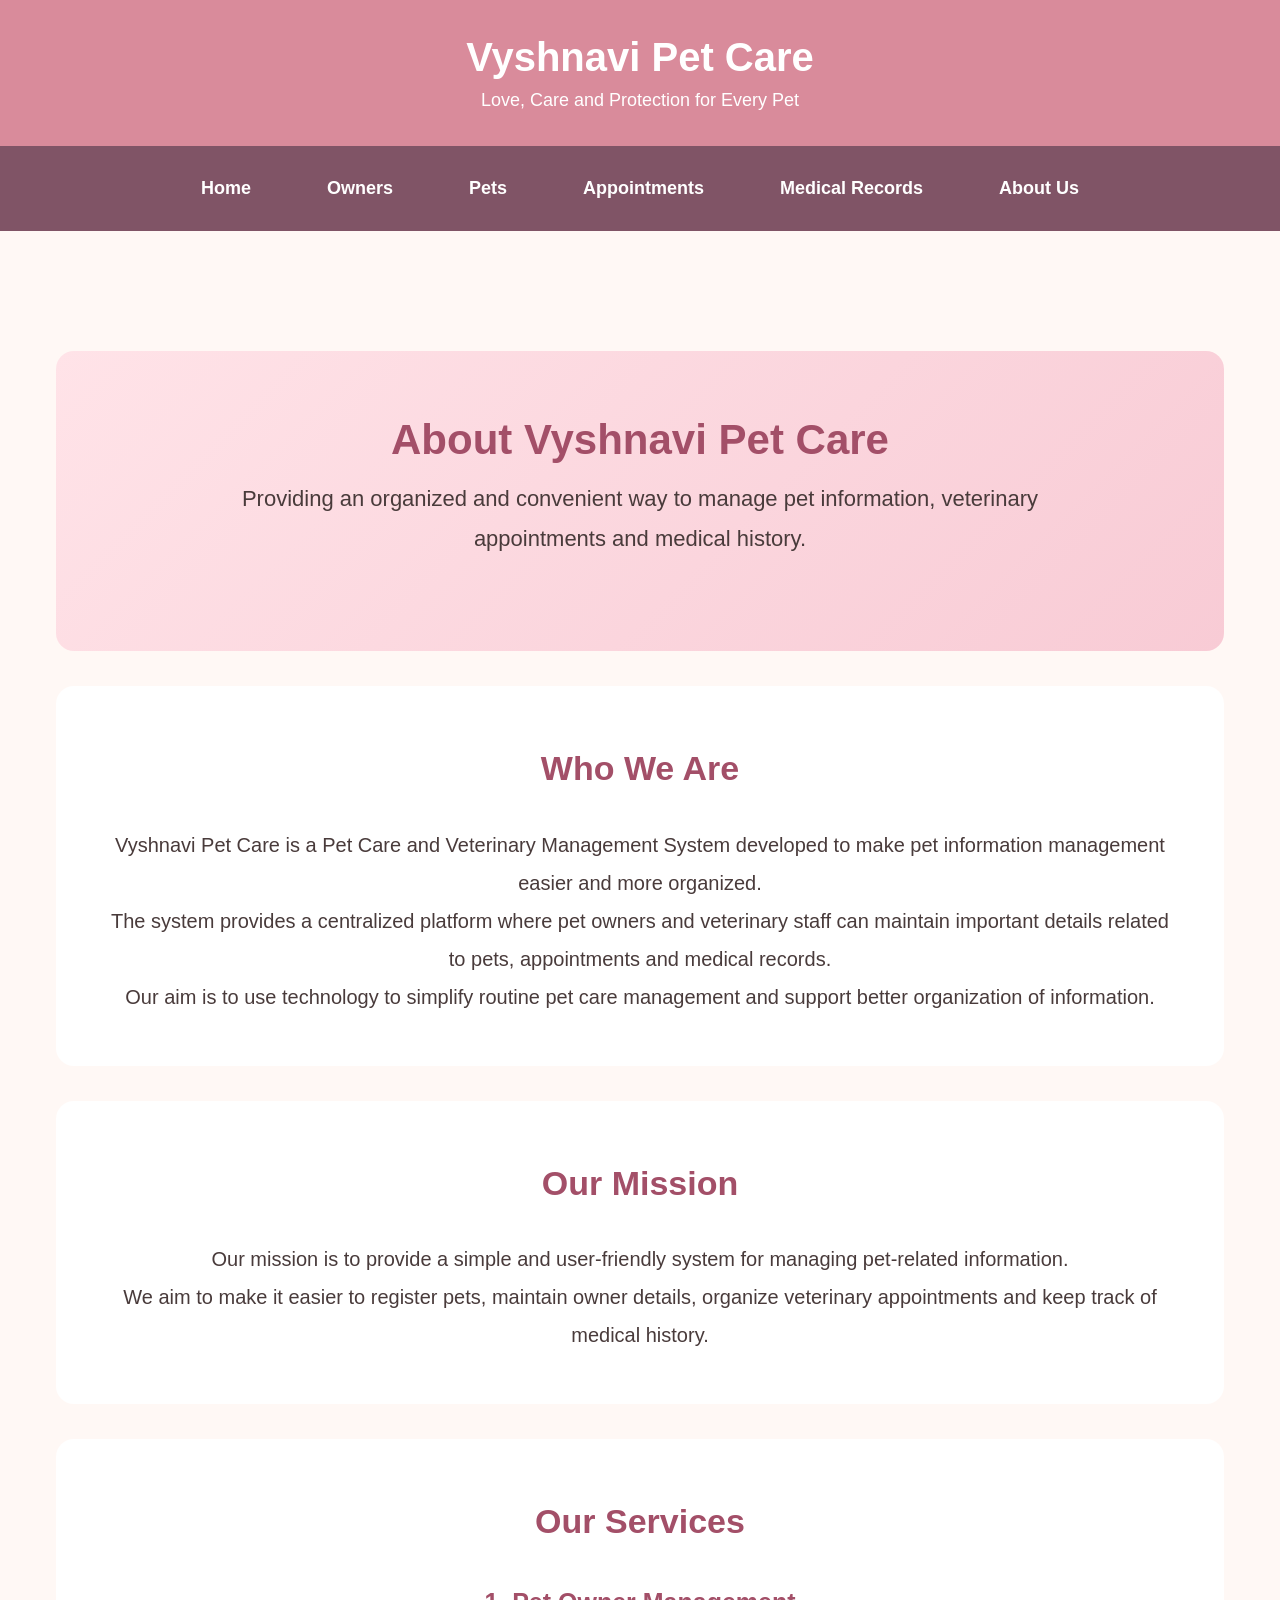
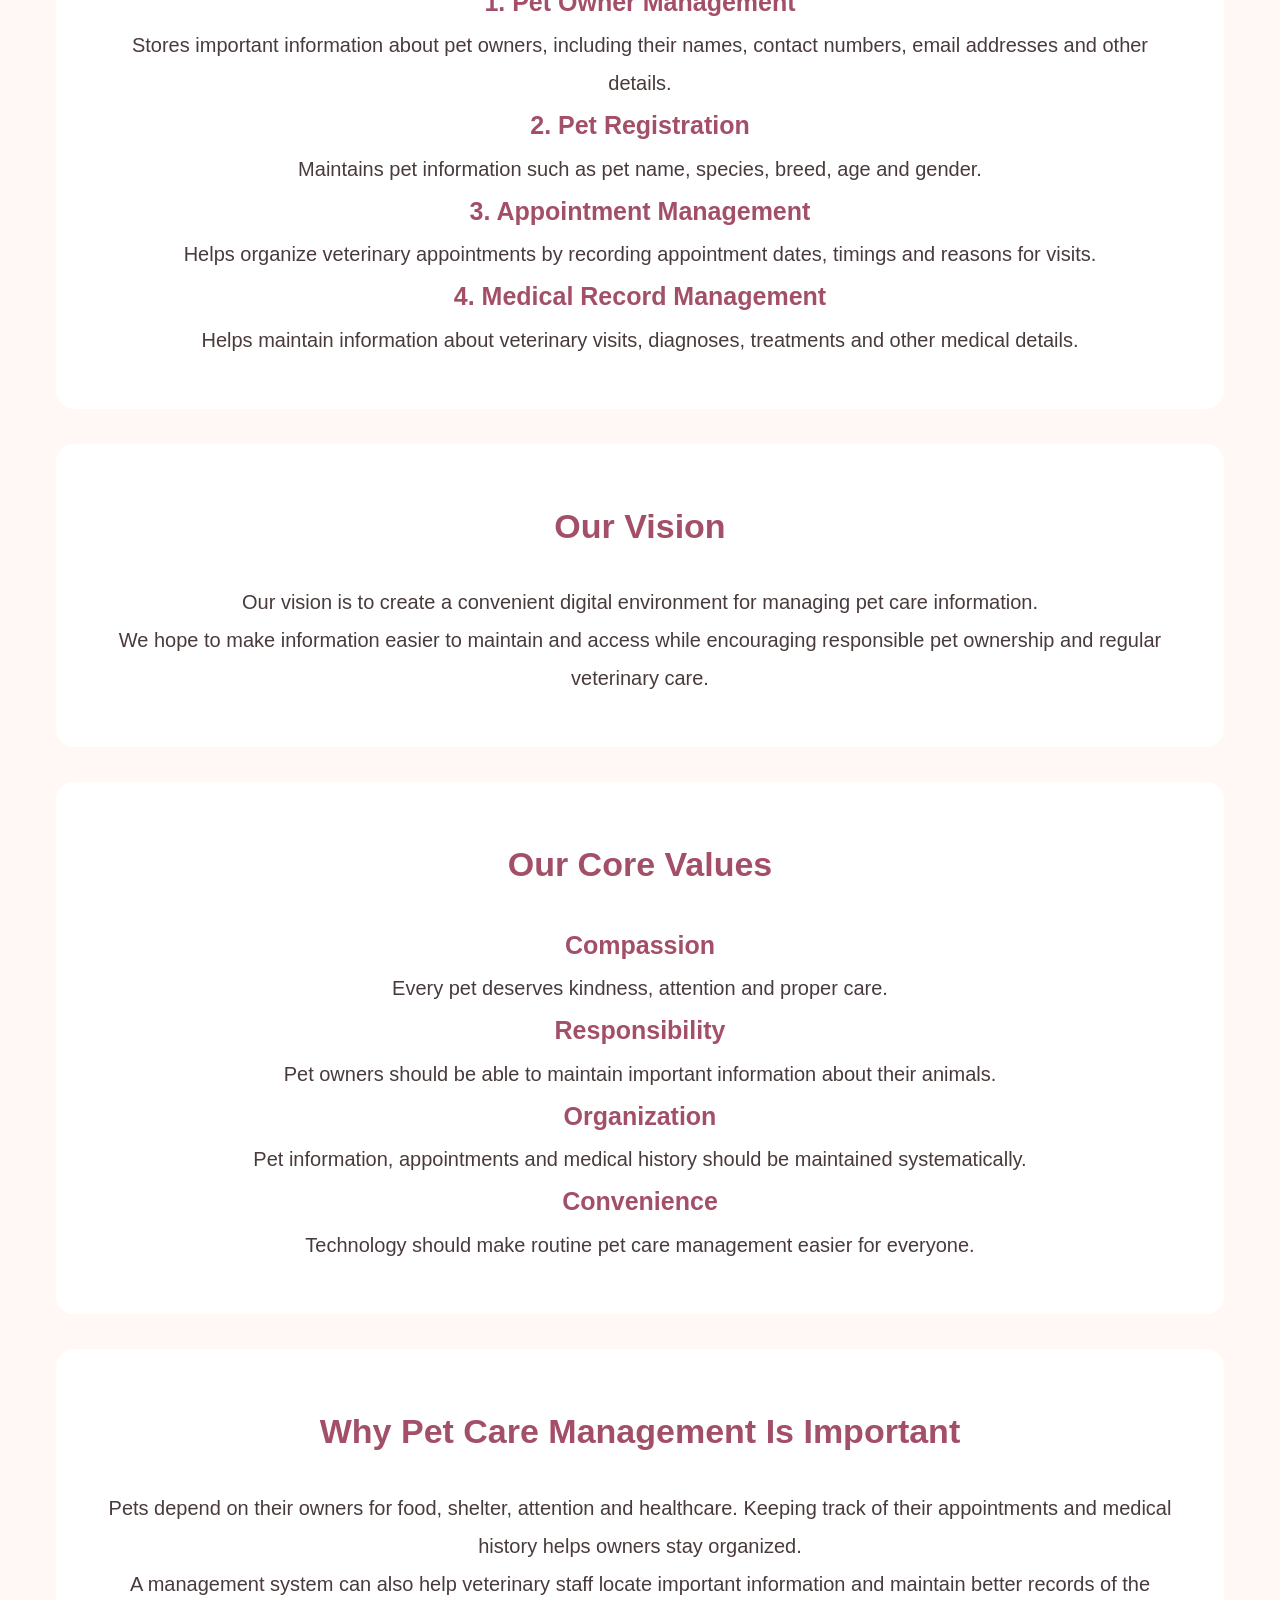
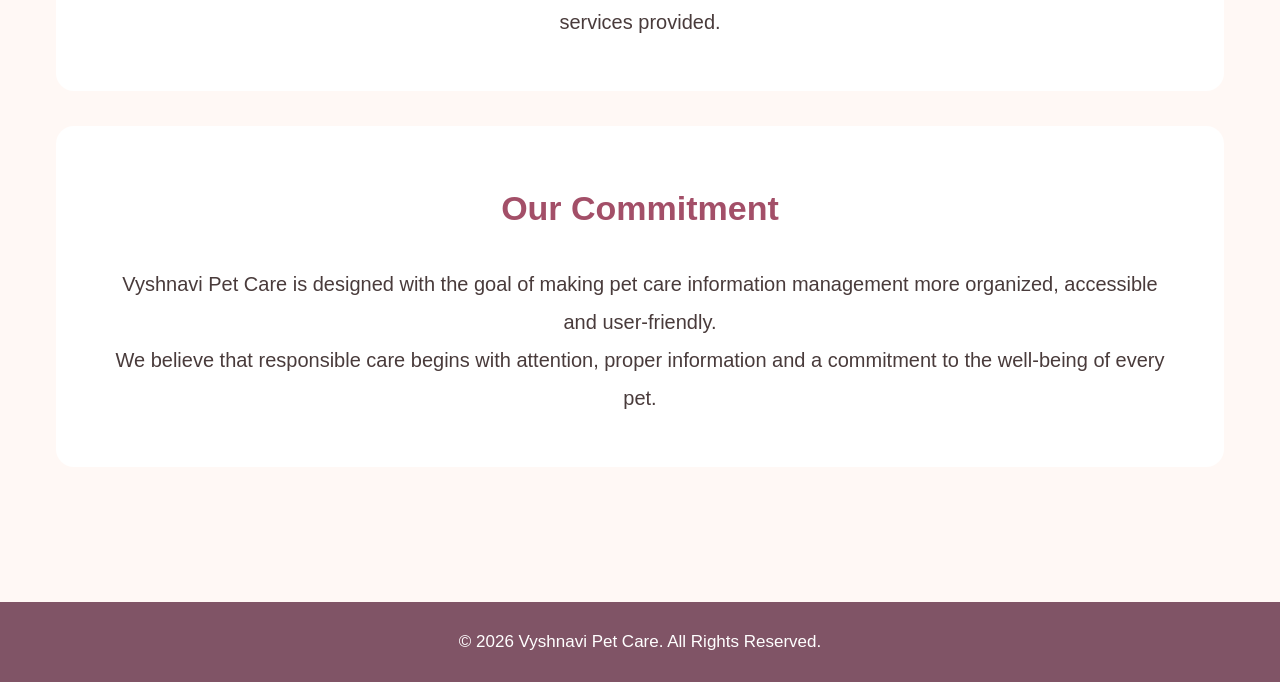
<file: about.html>
<!DOCTYPE html>
<html lang="en">
<head>
    <meta charset="UTF-8">
    <meta name="viewport" content="width=device-width, initial-scale=1.0">
    <title>About Us - Vyshnavi Pet Care</title>
    <link rel="stylesheet" href="style.css">
</head>

<body>

<header>
    <h1>Vyshnavi Pet Care</h1>
    <p>Love, Care and Protection for Every Pet</p>
</header>

<nav>
    <a href="index.html">Home</a>
    <a href="owners.html">Owners</a>
    <a href="pets.html">Pets</a>
    <a href="appointments.html">Appointments</a>
    <a href="medical.html">Medical Records</a>
    <a href="about.html">About Us</a>
</nav>

<main>

    <section class="hero">
        <h2>About Vyshnavi Pet Care</h2>
        <p>Providing an organized and convenient way to manage pet information, veterinary appointments and medical history.</p>
    </section>

    <section class="about">
        <h2>Who We Are</h2>
        <p>Vyshnavi Pet Care is a Pet Care and Veterinary Management System developed to make pet information management easier and more organized.</p>
        <p>The system provides a centralized platform where pet owners and veterinary staff can maintain important details related to pets, appointments and medical records.</p>
        <p>Our aim is to use technology to simplify routine pet care management and support better organization of information.</p>
    </section>

    <section class="about">
        <h2>Our Mission</h2>
        <p>Our mission is to provide a simple and user-friendly system for managing pet-related information.</p>
        <p>We aim to make it easier to register pets, maintain owner details, organize veterinary appointments and keep track of medical history.</p>
    </section>

    <section class="about">
        <h2>Our Services</h2>

        <h3>1. Pet Owner Management</h3>
        <p>Stores important information about pet owners, including their names, contact numbers, email addresses and other details.</p>

        <h3>2. Pet Registration</h3>
        <p>Maintains pet information such as pet name, species, breed, age and gender.</p>

        <h3>3. Appointment Management</h3>
        <p>Helps organize veterinary appointments by recording appointment dates, timings and reasons for visits.</p>

        <h3>4. Medical Record Management</h3>
        <p>Helps maintain information about veterinary visits, diagnoses, treatments and other medical details.</p>
    </section>

    <section class="about">
        <h2>Our Vision</h2>
        <p>Our vision is to create a convenient digital environment for managing pet care information.</p>
        <p>We hope to make information easier to maintain and access while encouraging responsible pet ownership and regular veterinary care.</p>
    </section>

    <section class="about">
        <h2>Our Core Values</h2>

        <h3>Compassion</h3>
        <p>Every pet deserves kindness, attention and proper care.</p>

        <h3>Responsibility</h3>
        <p>Pet owners should be able to maintain important information about their animals.</p>

        <h3>Organization</h3>
        <p>Pet information, appointments and medical history should be maintained systematically.</p>

        <h3>Convenience</h3>
        <p>Technology should make routine pet care management easier for everyone.</p>
    </section>

    <section class="about">
        <h2>Why Pet Care Management Is Important</h2>
        <p>Pets depend on their owners for food, shelter, attention and healthcare. Keeping track of their appointments and medical history helps owners stay organized.</p>
        <p>A management system can also help veterinary staff locate important information and maintain better records of the services provided.</p>
    </section>

    <section class="about">
        <h2>Our Commitment</h2>
        <p>Vyshnavi Pet Care is designed with the goal of making pet care information management more organized, accessible and user-friendly.</p>
        <p>We believe that responsible care begins with attention, proper information and a commitment to the well-being of every pet.</p>
    </section>

</main>

<footer>
    <p>&copy; 2026 Vyshnavi Pet Care. All Rights Reserved.</p>
</footer>

</body>
</html>
</file>
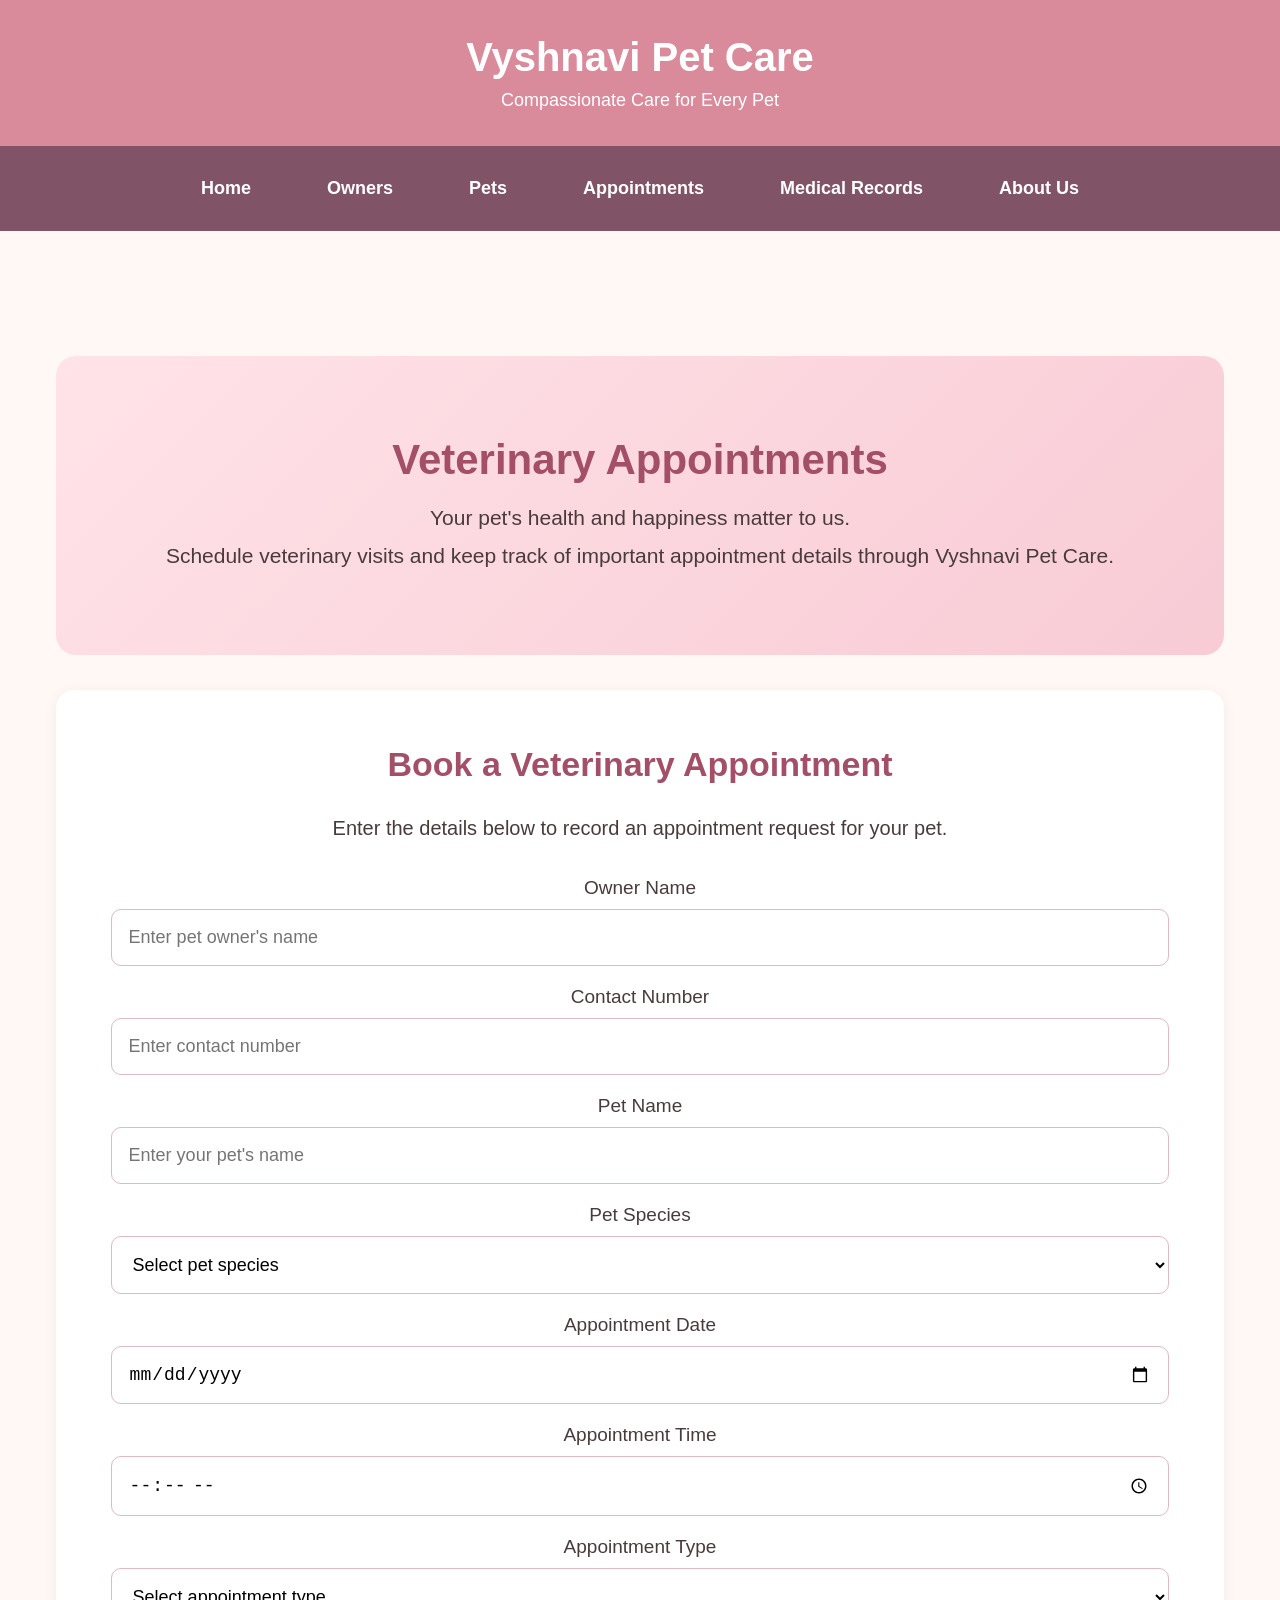
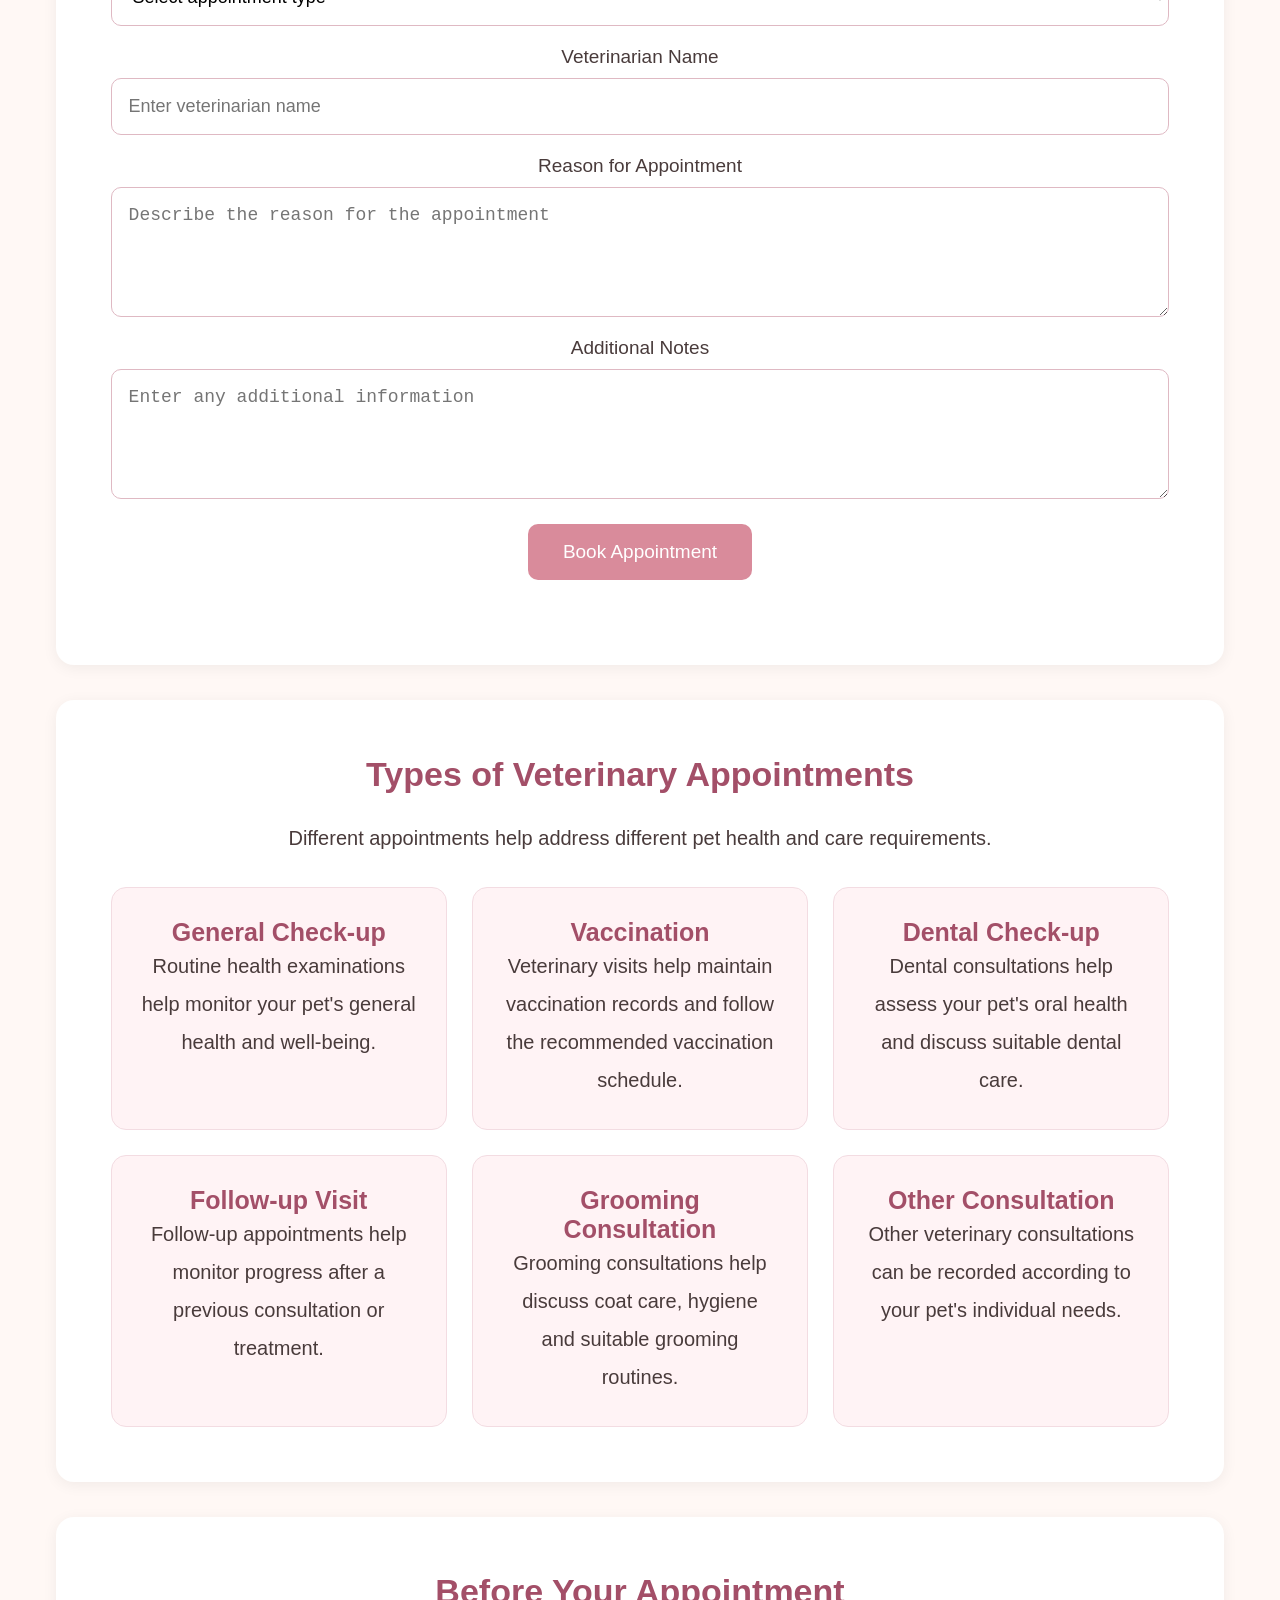
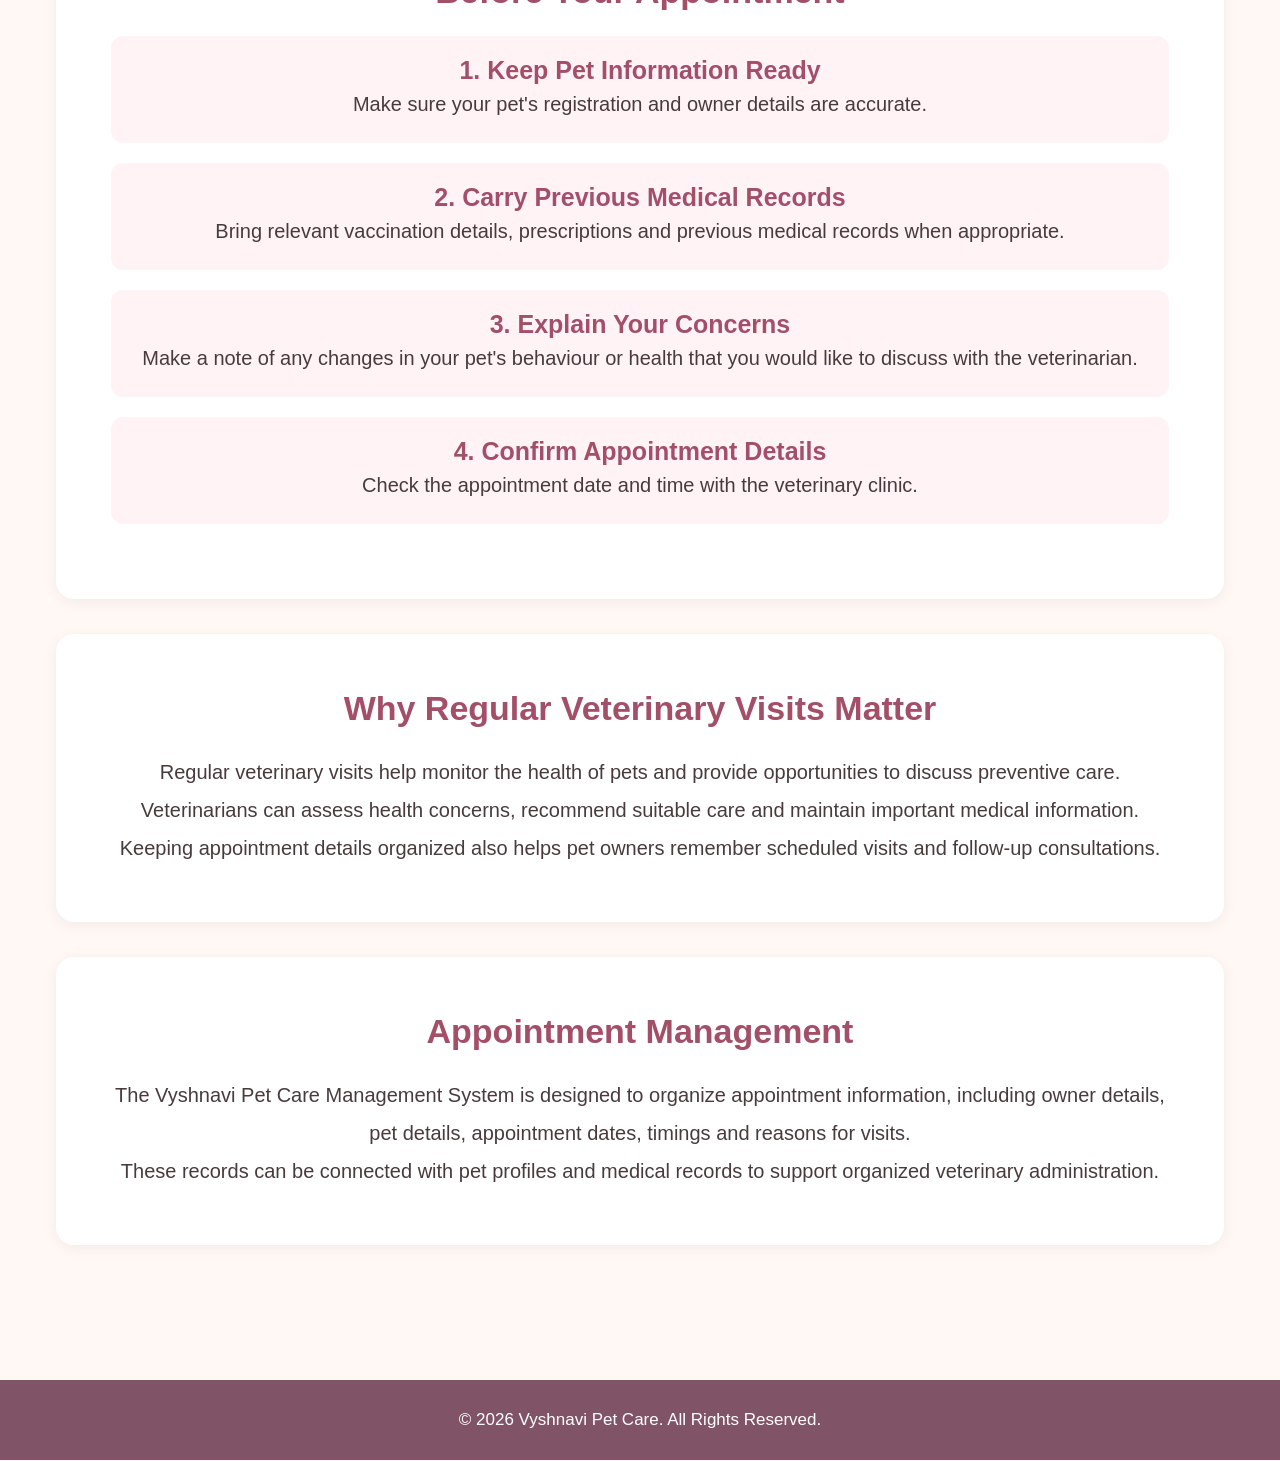
<file: appointments.html>
<!DOCTYPE html>
<html lang="en">
<head>
    <meta charset="UTF-8">
    <meta name="viewport" content="width=device-width, initial-scale=1.0">
    <title>Appointments | Vyshnavi Pet Care</title>
    <link rel="stylesheet" href="style.css">
</head>
<body>

<header>
    <h1>Vyshnavi Pet Care</h1>
    <p>Compassionate Care for Every Pet</p>
</header>

<nav>
    <a href="index.html">Home</a>
    <a href="owners.html">Owners</a>
    <a href="pets.html">Pets</a>
    <a href="appointments.html">Appointments</a>
    <a href="medical.html">Medical Records</a>
    <a href="about.html">About Us</a>
</nav>

<main class="appointment-page">

    <section class="appointment-banner">
        <h2>Veterinary Appointments</h2>
        <p>Your pet's health and happiness matter to us.</p>
        <p>Schedule veterinary visits and keep track of important appointment details through Vyshnavi Pet Care.</p>
    </section>

    <section class="appointment-section">
        <h2>Book a Veterinary Appointment</h2>
        <p>Enter the details below to record an appointment request for your pet.</p>

        <form>
            <label>Owner Name</label>
            <input type="text" placeholder="Enter pet owner's name" required>

            <label>Contact Number</label>
            <input type="tel" placeholder="Enter contact number" required>

            <label>Pet Name</label>
            <input type="text" placeholder="Enter your pet's name" required>

            <label>Pet Species</label>
            <select required>
                <option value="">Select pet species</option>
                <option>Dog</option>
                <option>Cat</option>
                <option>Bird</option>
                <option>Rabbit</option>
                <option>Fish</option>
                <option>Other</option>
            </select>

            <label>Appointment Date</label>
            <input type="date" required>

            <label>Appointment Time</label>
            <input type="time" required>

            <label>Appointment Type</label>
            <select required>
                <option value="">Select appointment type</option>
                <option>General Check-up</option>
                <option>Vaccination</option>
                <option>Dental Check-up</option>
                <option>Grooming Consultation</option>
                <option>Follow-up Visit</option>
                <option>Emergency Consultation</option>
                <option>Other</option>
            </select>

            <label>Veterinarian Name</label>
            <input type="text" placeholder="Enter veterinarian name">

            <label>Reason for Appointment</label>
            <textarea placeholder="Describe the reason for the appointment" required></textarea>

            <label>Additional Notes</label>
            <textarea placeholder="Enter any additional information"></textarea>

            <button type="submit">Book Appointment</button>
        </form>
    </section>

    <section class="appointment-section">
        <h2>Types of Veterinary Appointments</h2>
        <p>Different appointments help address different pet health and care requirements.</p>

        <div class="appointment-grid">

            <div class="appointment-card">
                <h3>General Check-up</h3>
                <p>Routine health examinations help monitor your pet's general health and well-being.</p>
            </div>

            <div class="appointment-card">
                <h3>Vaccination</h3>
                <p>Veterinary visits help maintain vaccination records and follow the recommended vaccination schedule.</p>
            </div>

            <div class="appointment-card">
                <h3>Dental Check-up</h3>
                <p>Dental consultations help assess your pet's oral health and discuss suitable dental care.</p>
            </div>

            <div class="appointment-card">
                <h3>Follow-up Visit</h3>
                <p>Follow-up appointments help monitor progress after a previous consultation or treatment.</p>
            </div>

            <div class="appointment-card">
                <h3>Grooming Consultation</h3>
                <p>Grooming consultations help discuss coat care, hygiene and suitable grooming routines.</p>
            </div>

            <div class="appointment-card">
                <h3>Other Consultation</h3>
                <p>Other veterinary consultations can be recorded according to your pet's individual needs.</p>
            </div>

        </div>
    </section>

    <section class="appointment-section">
        <h2>Before Your Appointment</h2>

        <div class="appointment-info">
            <h3>1. Keep Pet Information Ready</h3>
            <p>Make sure your pet's registration and owner details are accurate.</p>
        </div>

        <div class="appointment-info">
            <h3>2. Carry Previous Medical Records</h3>
            <p>Bring relevant vaccination details, prescriptions and previous medical records when appropriate.</p>
        </div>

        <div class="appointment-info">
            <h3>3. Explain Your Concerns</h3>
            <p>Make a note of any changes in your pet's behaviour or health that you would like to discuss with the veterinarian.</p>
        </div>

        <div class="appointment-info">
            <h3>4. Confirm Appointment Details</h3>
            <p>Check the appointment date and time with the veterinary clinic.</p>
        </div>
    </section>

    <section class="appointment-section">
        <h2>Why Regular Veterinary Visits Matter</h2>
        <p>Regular veterinary visits help monitor the health of pets and provide opportunities to discuss preventive care.</p>
        <p>Veterinarians can assess health concerns, recommend suitable care and maintain important medical information.</p>
        <p>Keeping appointment details organized also helps pet owners remember scheduled visits and follow-up consultations.</p>
    </section>

    <section class="appointment-section">
        <h2>Appointment Management</h2>
        <p>The Vyshnavi Pet Care Management System is designed to organize appointment information, including owner details, pet details, appointment dates, timings and reasons for visits.</p>
        <p>These records can be connected with pet profiles and medical records to support organized veterinary administration.</p>
    </section>

</main>

<footer>
    <p>&copy; 2026 Vyshnavi Pet Care. All Rights Reserved.</p>
</footer>

</body>
</html>
</file>
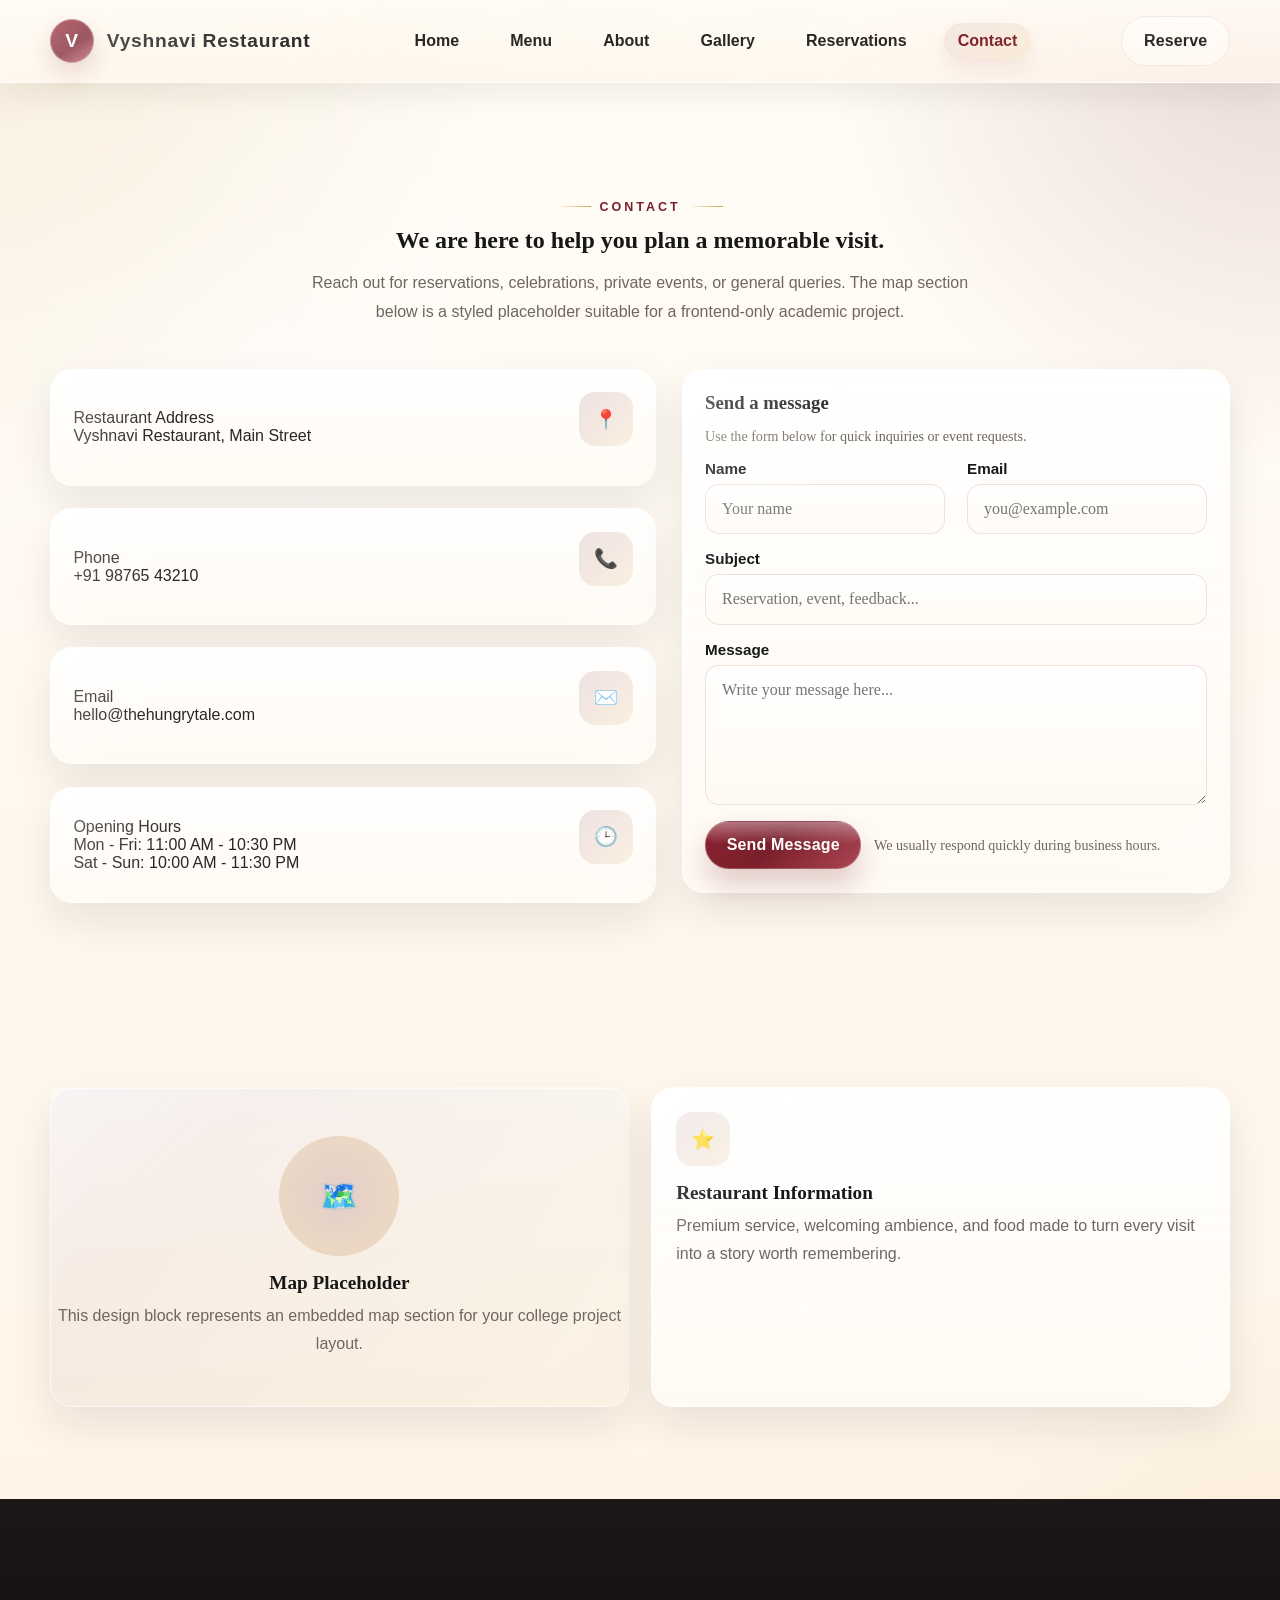
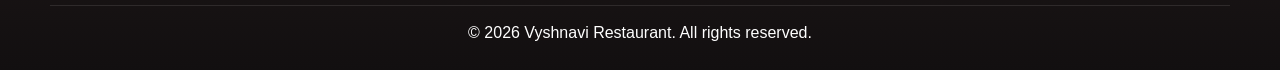
<file: contact.html>
<!DOCTYPE html>
<html lang="en">
<head>
  <meta charset="UTF-8">
  <meta name="viewport" content="width=device-width, initial-scale=1.0">
  <title>Vyshnavi Restaurant | Contact</title>
  <link rel="icon" href="favicon.svg" type="image/svg+xml">
  <link rel="stylesheet" href="css/style.css">
</head>
<body>
  <div class="loading-screen" aria-hidden="true"><div class="loading-content"><div class="loading-mark"></div><h2>Vyshnavi Restaurant</h2><p>Crafting a premium dining experience...</p></div></div>
  <a class="to-top" href="#top" aria-label="Back to top">↑</a>
  <div class="toast-container" aria-live="polite"></div>
  <header class="navbar" id="top">
    <div class="navbar-inner">
      <a class="brand" href="index.html"><span class="brand-mark">V</span>Vyshnavi Restaurant</a>
      <nav class="nav-links" aria-label="Primary navigation">
        <a class="nav-link" href="index.html">Home</a><a class="nav-link" href="menu.html">Menu</a><a class="nav-link" href="about.html">About</a><a class="nav-link" href="gallery.html">Gallery</a><a class="nav-link" href="reservations.html">Reservations</a><a class="nav-link" href="contact.html">Contact</a>
      </nav>
      <div class="nav-actions"><a class="btn-ghost" href="reservations.html">Reserve</a><button class="menu-toggle" aria-label="Toggle menu" aria-expanded="false" type="button"><span></span><span></span><span></span></button></div>
    </div>
  </header>

  <main>
    <section class="section" style="padding-top:110px;">
      <div class="container section-title reveal">
        <div class="section-kicker">Contact</div>
        <h1>We are here to help you plan a memorable visit.</h1>
        <p>Reach out for reservations, celebrations, private events, or general queries. The map section below is a styled placeholder suitable for a frontend-only academic project.</p>
      </div>
      <div class="container contact-layout">
        <div class="contact-stack">
          <article class="contact-card reveal-left">
            <div class="contact-topline"><div><div class="info-label">Restaurant Address</div><div class="info-value">Vyshnavi Restaurant, Main Street</div></div><div class="contact-icon">📍</div></div>
          </article>
          <article class="contact-card reveal-left">
            <div class="contact-topline"><div><div class="info-label">Phone</div><div class="info-value">+91 98765 43210</div></div><div class="contact-icon">📞</div></div>
          </article>
          <article class="contact-card reveal-left">
            <div class="contact-topline"><div><div class="info-label">Email</div><div class="info-value">hello@thehungrytale.com</div></div><div class="contact-icon">✉️</div></div>
          </article>
          <article class="contact-card reveal-left">
            <div class="contact-topline"><div><div class="info-label">Opening Hours</div><div class="info-value">Mon - Fri: 11:00 AM - 10:30 PM<br>Sat - Sun: 10:00 AM - 11:30 PM</div></div><div class="contact-icon">🕒</div></div>
          </article>
        </div>
        <div class="form-card reveal-right">
          <h3 class="panel-title">Send a message</h3>
          <p class="small-note">Use the form below for quick inquiries or event requests.</p>
          <form data-contact-form>
            <div class="grid-2">
              <div class="form-group"><label for="cname">Name</label><input id="cname" name="name" type="text" placeholder="Your name"></div>
              <div class="form-group"><label for="cemail">Email</label><input id="cemail" name="email" type="email" placeholder="you@example.com"></div>
            </div>
            <div class="form-group" style="margin-top:1rem;"><label for="subject">Subject</label><input id="subject" name="subject" type="text" placeholder="Reservation, event, feedback..."></div>
            <div class="form-group" style="margin-top:1rem;"><label for="message">Message</label><textarea id="message" name="message" placeholder="Write your message here..."></textarea></div>
            <div class="form-actions" style="margin-top:1rem;"><button class="btn" type="submit">Send Message</button><span class="small-note">We usually respond quickly during business hours.</span></div>
          </form>
        </div>
      </div>
    </section>

    <section class="section">
      <div class="container grid-2">
        <article class="map-placeholder reveal"><div><div class="map-circle">🗺️</div><h3 class="card-title">Map Placeholder</h3><p class="card-text">This design block represents an embedded map section for your college project layout.</p></div></article>
        <article class="feature-card reveal">
          <div class="feature-icon">⭐</div>
          <h3 class="feature-title">Restaurant Information</h3>
          <p class="feature-desc">Premium service, welcoming ambience, and food made to turn every visit into a story worth remembering.</p>
          <div class="footer-social" style="margin-top:1.2rem;">
            <a class="social-icon" href="#" aria-label="Instagram">⌁</a>
            <a class="social-icon" href="#" aria-label="Facebook">f</a>
            <a class="social-icon" href="#" aria-label="X">x</a>
          </div>
        </article>
      </div>
    </section>
  </main>

  <footer class="footer"><div class="container footer-copy">© 2026 Vyshnavi Restaurant. All rights reserved.</div></footer>
  <script src="js/script.js"></script>
</body>
</html>
</file>
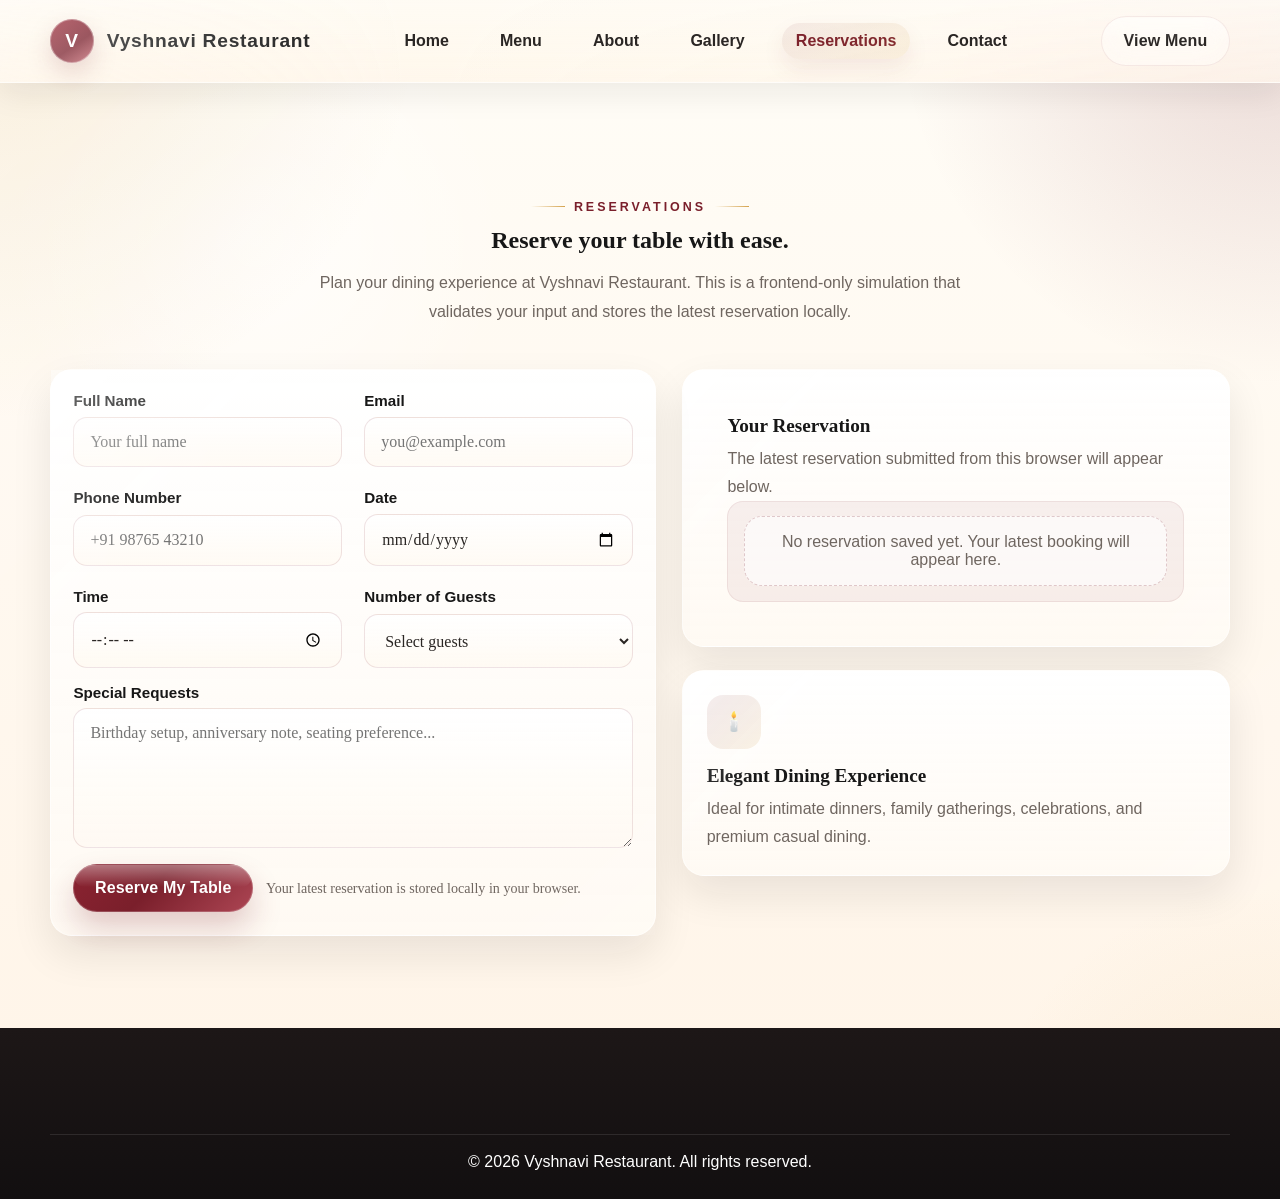
<file: reservations.html>
<!DOCTYPE html>
<html lang="en">
<head>
  <meta charset="UTF-8">
  <meta name="viewport" content="width=device-width, initial-scale=1.0">
  <title>Vyshnavi Restaurant | Reservations</title>
  <link rel="icon" href="favicon.svg" type="image/svg+xml">
  <link rel="stylesheet" href="css/style.css">
</head>
<body>
  <div class="loading-screen" aria-hidden="true"><div class="loading-content"><div class="loading-mark"></div><h2>Vyshnavi Restaurant</h2><p>Crafting a premium dining experience...</p></div></div>
  <a class="to-top" href="#top" aria-label="Back to top">↑</a>
  <div class="toast-container" aria-live="polite"></div>
  <header class="navbar" id="top">
    <div class="navbar-inner">
      <a class="brand" href="index.html"><span class="brand-mark">V</span>Vyshnavi Restaurant</a>
      <nav class="nav-links" aria-label="Primary navigation">
        <a class="nav-link" href="index.html">Home</a><a class="nav-link" href="menu.html">Menu</a><a class="nav-link" href="about.html">About</a><a class="nav-link" href="gallery.html">Gallery</a><a class="nav-link" href="reservations.html">Reservations</a><a class="nav-link" href="contact.html">Contact</a>
      </nav>
      <div class="nav-actions"><a class="btn-ghost" href="menu.html">View Menu</a><button class="menu-toggle" aria-label="Toggle menu" aria-expanded="false" type="button"><span></span><span></span><span></span></button></div>
    </div>
  </header>

  <main>
    <section class="section" style="padding-top:110px;">
      <div class="container section-title reveal">
        <div class="section-kicker">Reservations</div>
        <h1>Reserve your table with ease.</h1>
        <p>Plan your dining experience at Vyshnavi Restaurant. This is a frontend-only simulation that validates your input and stores the latest reservation locally.</p>
      </div>
      <div class="container reservation-layout">
        <form class="form-card reveal-left" data-reservation-form>
          <div class="grid-2">
            <div class="form-group"><label for="name">Full Name</label><input id="name" name="name" type="text" placeholder="Your full name"></div>
            <div class="form-group"><label for="email">Email</label><input id="email" name="email" type="email" placeholder="you@example.com"></div>
            <div class="form-group"><label for="phone">Phone Number</label><input id="phone" name="phone" type="tel" placeholder="+91 98765 43210"></div>
            <div class="form-group"><label for="date">Date</label><input id="date" name="date" type="date"></div>
            <div class="form-group"><label for="time">Time</label><input id="time" name="time" type="time"></div>
            <div class="form-group"><label for="guests">Number of Guests</label><select id="guests" name="guests"><option value="">Select guests</option><option>1</option><option>2</option><option>3</option><option>4</option><option>5</option><option>6</option><option>7</option><option>8</option><option>9</option><option>10</option></select></div>
          </div>
          <div class="form-group" style="margin-top:1rem;"><label for="requests">Special Requests</label><textarea id="requests" name="requests" placeholder="Birthday setup, anniversary note, seating preference..."></textarea></div>
          <div class="form-actions" style="margin-top:1rem;"><button class="btn" type="submit">Reserve My Table</button><span class="small-note">Your latest reservation is stored locally in your browser.</span></div>
        </form>
        <aside class="reservation-stack reveal-right">
          <article class="reservation-card">
            <div class="card-body">
              <h3 class="card-title">Your Reservation</h3>
              <p class="reservation-text">The latest reservation submitted from this browser will appear below.</p>
              <div class="reservation-status" data-reservation-preview></div>
            </div>
          </article>
          <article class="feature-card">
            <div class="feature-icon">🕯️</div>
            <h3 class="feature-title">Elegant Dining Experience</h3>
            <p class="feature-desc">Ideal for intimate dinners, family gatherings, celebrations, and premium casual dining.</p>
          </article>
        </aside>
      </div>
    </section>
  </main>

  <footer class="footer"><div class="container footer-copy">© 2026 Vyshnavi Restaurant. All rights reserved.</div></footer>
  <script src="js/script.js"></script>
</body>
</html>
</file>
<file: style.css>
* {
    margin: 0;
    padding: 0;
    box-sizing: border-box;
}

body {
    font-family: Arial, sans-serif;
    background-color: #f4f8f5;
    color: #333;
}

header {
    background-color: #2e8b57;
    color: white;
    text-align: center;
    padding: 30px;
}

header h1 {
    font-size: 36px;
    margin-bottom: 10px;
}

nav {
    background-color: #216b43;
    padding: 15px;
    text-align: center;
}

nav a {
    color: white;
    text-decoration: none;
    margin: 0 15px;
    font-weight: bold;
}

nav a:hover {
    color: #ffdd99;
}

main {
    text-align: center;
    padding: 40px 20px;
}

main h2 {
    color: #2e8b57;
    margin-bottom: 15px;
}

.cards {
    display: flex;
    justify-content: center;
    gap: 20px;
    flex-wrap: wrap;
    margin-top: 35px;
}

.card {
    background-color: white;
    width: 250px;
    padding: 25px;
    border-radius: 12px;
    box-shadow: 0 3px 10px rgba(0, 0, 0, 0.1);
}

.card h3 {
    color: #2e8b57;
    margin-bottom: 12px;
}

footer {
    background-color: #216b43;
    color: white;
    text-align: center;
    padding: 15px;
    margin-top: 50px;
}
.hero {
    background: linear-gradient(135deg, #d9f5e3, #b5e8c8);
    padding: 60px 25px;
    border-radius: 15px;
    margin-bottom: 40px;
}

.hero h2 {
    font-size: 36px;
    color: #216b43;
    margin-bottom: 15px;
}

.hero p {
    font-size: 18px;
    line-height: 1.7;
    margin: 10px auto;
    max-width: 750px;
}

.about {
    max-width: 850px;
    margin: 40px auto;
    line-height: 1.8;
}

.about h2,
.services h2 {
    color: #216b43;
    margin-bottom: 20px;
    font-size: 28px;
}

.services {
    margin-top: 40px;
}

.card {
    transition: transform 0.3s ease;
}

.card:hover {
    transform: translateY(-5px);
}

.card p {
    line-height: 1.6;
}
/* Vyshnavi Pet Care - Pink Theme */

body {
    background-color: #fff8f5;
    color: #493b3b;
}

header {
    background-color: #d98b9b;
    color: white;
}

nav {
    background-color: #805466;
}

nav a {
    color: white;
}

nav a:hover {
    color: #ffdce4;
}

.hero {
    background: linear-gradient(135deg, #ffe3e8, #f8cbd5);
}

.hero h2,
main h2,
.about h2,
.services h2 {
    color: #a34f68;
}

.card {
    background-color: #ffffff;
    border: 1px solid #f3dce2;
}

.card h3 {
    color: #a34f68;
}

.about {
    background-color: #ffffff;
}

footer {
    background-color: #805466;
    color: white;
}
/* Improved website layout */

main {
    max-width: 1200px;
    margin: auto;
    padding: 50px 30px;
}

.hero {
    min-height: 350px;
    display: flex;
    flex-direction: column;
    justify-content: center;
    padding: 70px 40px;
}

.hero h2 {
    font-size: 42px;
}

.hero p {
    font-size: 20px;
    max-width: 850px;
}

.about {
    background: white;
    padding: 45px;
    border-radius: 15px;
    margin: 45px auto;
    line-height: 2;
}

.services {
    margin: 60px 0;
}

.cards {
    gap: 30px;
}

.card {
    width: 300px;
    min-height: 180px;
    padding: 35px;
}

.card h3 {
    font-size: 22px;
    margin-bottom: 20px;
}
/* Larger sections and forms */
main {
    width: 92%;
    max-width: 1200px;
    margin: 30px auto;
}

.about {
    width: 100%;
    box-sizing: border-box;
    padding: 40px;
    margin: 30px 0;
    border-radius: 15px;
}

.about h2 {
    font-size: 30px;
    margin-bottom: 25px;
}

form {
    max-width: 850px;
    margin: 0 auto;
}

form label {
    display: block;
    font-size: 18px;
    margin: 18px 0 8px;
}

form input,
form select,
form textarea {
    width: 100%;
    box-sizing: border-box;
    padding: 14px;
    font-size: 17px;
    border: 1px solid #dfb9c3;
    border-radius: 8px;
}

form textarea {
    min-height: 110px;
}

form button {
    margin-top: 25px;
    padding: 14px 30px;
    font-size: 18px;
    border: none;
    border-radius: 8px;
    cursor: pointer;
}
/* Bigger and more spacious website layout */

main {
    width: 95%;
    max-width: 1400px;
    margin: 40px auto;
}

.hero {
    padding: 90px 30px;
    margin-bottom: 35px;
    border-radius: 18px;
    text-align: center;
}

.hero h2 {
    font-size: 42px;
}

.hero p {
    font-size: 21px;
    line-height: 1.8;
}

.about {
    width: 100%;
    box-sizing: border-box;
    padding: 50px;
    margin: 35px 0;
    border-radius: 18px;
    line-height: 1.9;
}

.about h2 {
    font-size: 32px;
}

.about p,
.about li {
    font-size: 19px;
    line-height: 1.9;
}

form {
    max-width: 1000px;
    margin: 25px auto;
}

form label {
    display: block;
    font-size: 19px;
    margin: 20px 0 8px;
}

form input,
form select,
form textarea {
    width: 100%;
    box-sizing: border-box;
    padding: 16px;
    font-size: 18px;
    border: 1px solid #dfb9c3;
    border-radius: 9px;
    background: white;
}

form textarea {
    min-height: 130px;
}

form button {
    padding: 16px 35px;
    font-size: 19px;
    background: #d98b9b;
    color: white;
    border: none;
    border-radius: 9px;
    cursor: pointer;
}

form button:hover {
    background: #a34f68;
}

/* Pictures */
.page-image {
    width: 100%;
    max-width: 650px;
    height: 350px;
    object-fit: cover;
    display: block;
    margin: 25px auto;
    border-radius: 16px;
}

@media (max-width: 700px) {
    .about {
        padding: 22px;
    }

    .hero h2 {
        font-size: 30px;
    }

    .page-image {
        height: 230px;
    }
}
/* FINAL WEBSITE SIZE AND LAYOUT FIX */

body {
    margin: 0;
    font-family: Arial, sans-serif;
    font-size: 18px;
    background-color: #fff8f5;
    color: #493b3b;
}

header {
    padding: 35px 20px;
    text-align: center;
}

header h1 {
    font-size: 40px;
}

nav {
    display: flex;
    justify-content: center;
    flex-wrap: wrap;
    gap: 10px;
    padding: 20px;
}

nav a {
    font-size: 18px;
    padding: 12px 18px;
    text-decoration: none;
}

main {
    display: block;
    width: 96% !important;
    max-width: 1500px !important;
    margin: 35px auto !important;
}

main > section,
main .about,
main .hero {
    display: block !important;
    width: 100% !important;
    max-width: none !important;
    box-sizing: border-box;
    margin: 35px 0 !important;
}

.hero {
    min-height: 300px;
    padding: 65px 45px !important;
    text-align: center;
    border-radius: 18px;
}

.hero h2 {
    font-size: 42px;
}

.hero p {
    font-size: 22px;
    line-height: 1.8;
}

.about {
    min-height: 250px;
    padding: 50px !important;
    background-color: white;
    border-radius: 18px;
    line-height: 1.9;
}

.about h2 {
    font-size: 34px;
    margin-bottom: 25px;
}

.about h3 {
    font-size: 25px;
    color: #a34f68;
}

.about p,
.about li {
    font-size: 20px;
    line-height: 1.9;
}

form {
    width: 100% !important;
    max-width: 1100px !important;
    margin: 30px auto !important;
}

form label {
    display: block;
    font-size: 19px;
    margin: 20px 0 10px;
}

form input,
form select,
form textarea {
    display: block;
    width: 100%;
    box-sizing: border-box;
    padding: 16px;
    font-size: 18px;
    border: 1px solid #dfb9c3;
    border-radius: 9px;
    background: white;
}

form textarea {
    min-height: 130px;
}

form button {
    padding: 16px 35px;
    margin-top: 25px;
    font-size: 19px;
    border-radius: 9px;
    background: #d98b9b;
    color: white;
    border: none;
    cursor: pointer;
}

footer {
    padding: 30px;
    text-align: center;
    font-size: 17px;
}

@media (max-width: 700px) {
    .about {
        padding: 25px !important;
    }

    .hero h2 {
        font-size: 30px;
    }

    .about h2 {
        font-size: 27px;
    }
}
/* OWNERS PAGE DESIGN */

.owner-page {
    width: 96% !important;
    max-width: 1500px !important;
    margin: 40px auto !important;
}

.owner-banner {
    width: 100%;
    box-sizing: border-box;
    padding: 80px 40px;
    text-align: center;
    background: linear-gradient(135deg, #ffe3e8, #f8cbd5);
    border-radius: 20px;
    margin-bottom: 40px;
}

.owner-banner h2 {
    font-size: 42px;
    color: #a34f68;
}

.owner-banner p {
    font-size: 21px;
    line-height: 1.8;
}

.owner-section {
    width: 100%;
    box-sizing: border-box;
    background: white;
    padding: 55px;
    border-radius: 18px;
    margin: 35px 0;
    box-shadow: 0 3px 15px rgba(0,0,0,0.06);
}

.owner-section h2 {
    font-size: 34px;
    color: #a34f68;
    margin-bottom: 25px;
}

.owner-section p,
.owner-section li {
    font-size: 20px;
    line-height: 1.9;
}

.owner-section form {
    max-width: 1000px;
    margin: 30px auto;
}

.owner-section form label {
    display: block;
    font-size: 19px;
    margin: 20px 0 10px;
}

.owner-section form input,
.owner-section form select,
.owner-section form textarea {
    width: 100%;
    box-sizing: border-box;
    padding: 17px;
    font-size: 18px;
    border: 1px solid #dfb9c3;
    border-radius: 10px;
}

.owner-section form textarea {
    min-height: 120px;
}

.owner-section form button {
    padding: 17px 35px;
    margin-top: 25px;
    background: #d98b9b;
    color: white;
    border: none;
    border-radius: 10px;
    font-size: 19px;
    cursor: pointer;
}

.owner-grid {
    display: grid;
    grid-template-columns: repeat(2, 1fr);
    gap: 25px;
}

.owner-card {
    background: #fff3f5;
    border: 1px solid #f3dce2;
    padding: 30px;
    border-radius: 15px;
}

.owner-card h3 {
    color: #a34f68;
    font-size: 24px;
}

@media (max-width: 700px) {
    .owner-grid {
        grid-template-columns: 1fr;
    }

    .owner-section {
        padding: 25px;
    }

    .owner-banner h2 {
        font-size: 30px;
    }
}
/* PET MANAGEMENT PAGE DESIGN */

.pet-page {
    width: 96% !important;
    max-width: 1500px !important;
    margin: 40px auto !important;
}

.pet-banner {
    width: 100%;
    box-sizing: border-box;
    padding: 80px 40px;
    text-align: center;
    background: linear-gradient(135deg, #ffe3e8, #f8cbd5);
    border-radius: 20px;
    margin-bottom: 40px;
}

.pet-banner h2 {
    font-size: 42px;
    color: #a34f68;
}

.pet-banner p {
    font-size: 21px;
    line-height: 1.8;
}

.pet-section {
    width: 100%;
    box-sizing: border-box;
    background: white;
    padding: 55px;
    border-radius: 18px;
    margin: 35px 0;
    box-shadow: 0 3px 15px rgba(0,0,0,0.06);
}

.pet-section h2 {
    font-size: 34px;
    color: #a34f68;
    margin-bottom: 25px;
}

.pet-section p,
.pet-section li {
    font-size: 20px;
    line-height: 1.9;
}

.pet-section form {
    max-width: 1000px;
    margin: 30px auto;
}

.pet-section form label {
    display: block;
    font-size: 19px;
    margin: 20px 0 10px;
}

.pet-section form input,
.pet-section form select,
.pet-section form textarea {
    display: block;
    width: 100%;
    box-sizing: border-box;
    padding: 17px;
    font-size: 18px;
    border: 1px solid #dfb9c3;
    border-radius: 10px;
}

.pet-section form textarea {
    min-height: 130px;
}

.pet-section form button {
    padding: 17px 35px;
    margin-top: 25px;
    background: #d98b9b;
    color: white;
    border: none;
    border-radius: 10px;
    font-size: 19px;
    cursor: pointer;
}

.pet-grid {
    display: grid;
    grid-template-columns: repeat(3, 1fr);
    gap: 25px;
    margin-top: 30px;
}

.pet-card {
    background: #fff3f5;
    border: 1px solid #f3dce2;
    padding: 30px;
    border-radius: 15px;
}

.pet-card h3,
.pet-care-item h3 {
    color: #a34f68;
    font-size: 25px;
}

.pet-care-item {
    padding: 20px 25px;
    margin: 20px 0;
    background: #fff3f5;
    border-radius: 12px;
}

@media (max-width: 800px) {
    .pet-grid {
        grid-template-columns: 1fr;
    }

    .pet-section {
        padding: 25px;
    }

    .pet-banner h2 {
        font-size: 30px;
    }
}
/* APPOINTMENT PAGE DESIGN */

.appointment-page {
    width: 96% !important;
    max-width: 1500px !important;
    margin: 40px auto !important;
}

.appointment-banner {
    width: 100%;
    box-sizing: border-box;
    padding: 80px 40px;
    text-align: center;
    background: linear-gradient(135deg, #ffe3e8, #f8cbd5);
    border-radius: 20px;
    margin-bottom: 40px;
}

.appointment-banner h2 {
    font-size: 42px;
    color: #a34f68;
}

.appointment-banner p {
    font-size: 21px;
    line-height: 1.8;
}

.appointment-section {
    width: 100%;
    box-sizing: border-box;
    background: white;
    padding: 55px;
    border-radius: 18px;
    margin: 35px 0;
    box-shadow: 0 3px 15px rgba(0,0,0,0.06);
}

.appointment-section h2 {
    font-size: 34px;
    color: #a34f68;
    margin-bottom: 25px;
}

.appointment-section p {
    font-size: 20px;
    line-height: 1.9;
}

.appointment-section form {
    max-width: 1000px;
    margin: 30px auto;
}

.appointment-section form label {
    display: block;
    font-size: 19px;
    margin: 20px 0 10px;
}

.appointment-section form input,
.appointment-section form select,
.appointment-section form textarea {
    display: block;
    width: 100%;
    box-sizing: border-box;
    padding: 17px;
    font-size: 18px;
    border: 1px solid #dfb9c3;
    border-radius: 10px;
}

.appointment-section form textarea {
    min-height: 130px;
}

.appointment-section form button {
    padding: 17px 35px;
    margin-top: 25px;
    background: #d98b9b;
    color: white;
    border: none;
    border-radius: 10px;
    font-size: 19px;
    cursor: pointer;
}

.appointment-grid {
    display: grid;
    grid-template-columns: repeat(3, 1fr);
    gap: 25px;
    margin-top: 30px;
}

.appointment-card {
    background: #fff3f5;
    border: 1px solid #f3dce2;
    padding: 30px;
    border-radius: 15px;
}

.appointment-card h3,
.appointment-info h3 {
    color: #a34f68;
    font-size: 25px;
}

.appointment-info {
    padding: 20px 25px;
    margin: 20px 0;
    background: #fff3f5;
    border-radius: 12px;
}

@media (max-width: 800px) {
    .appointment-grid {
        grid-template-columns: 1fr;
    }

    .appointment-section {
        padding: 25px;
    }

    .appointment-banner h2 {
        font-size: 30px;
    }
}
/* MEDICAL RECORDS PAGE DESIGN */

.medical-page {
    width: 96% !important;
    max-width: 1500px !important;
    margin: 40px auto !important;
}

.medical-banner {
    width: 100%;
    box-sizing: border-box;
    padding: 80px 40px;
    text-align: center;
    background: linear-gradient(135deg, #ffe3e8, #f8cbd5);
    border-radius: 20px;
    margin-bottom: 40px;
}

.medical-banner h2 {
    font-size: 42px;
    color: #a34f68;
}

.medical-banner p {
    font-size: 21px;
    line-height: 1.8;
}

.medical-section {
    width: 100%;
    box-sizing: border-box;
    background: white;
    padding: 55px;
    border-radius: 18px;
    margin: 35px 0;
    box-shadow: 0 3px 15px rgba(0,0,0,0.06);
}

.medical-section h2 {
    font-size: 34px;
    color: #a34f68;
    margin-bottom: 25px;
}

.medical-section p,
.medical-section li {
    font-size: 20px;
    line-height: 1.9;
}

.medical-section form {
    max-width: 1000px;
    margin: 30px auto;
}

.medical-section form label {
    display: block;
    font-size: 19px;
    margin: 20px 0 10px;
}

.medical-section form input,
.medical-section form select,
.medical-section form textarea {
    display: block;
    width: 100%;
    box-sizing: border-box;
    padding: 17px;
    font-size: 18px;
    border: 1px solid #dfb9c3;
    border-radius: 10px;
    background: white;
}

.medical-section form textarea {
    min-height: 130px;
}

.medical-section form button {
    padding: 17px 35px;
    margin-top: 25px;
    background: #d98b9b;
    color: white;
    border: none;
    border-radius: 10px;
    font-size: 19px;
    cursor: pointer;
}

.medical-grid {
    display: grid;
    grid-template-columns: repeat(3, 1fr);
    gap: 25px;
    margin-top: 30px;
}

.medical-card {
    background: #fff3f5;
    border: 1px solid #f3dce2;
    padding: 30px;
    border-radius: 15px;
}

.medical-card h3,
.medical-info h3 {
    color: #a34f68;
    font-size: 25px;
}

.medical-info {
    padding: 20px 25px;
    margin: 20px 0;
    background: #fff3f5;
    border-radius: 12px;
}

@media (max-width: 800px) {
    .medical-grid {
        grid-template-columns: 1fr;
    }

    .medical-section {
        padding: 25px;
    }

    .medical-banner h2 {
        font-size: 30px;
    }
}
</file>
<file: css/style.css>
/* The Hungry Tale - Premium Restaurant Website */

:root {
  --primary: #7a1f2b;
  --primary-dark: #5a1720;
  --secondary: #d4a24c;
  --secondary-soft: #f3d39a;
  --background: #fff8ef;
  --surface: #fffdf9;
  --dark: #171717;
  --text: #2a2624;
  --muted: #6f6660;
  --white: #ffffff;
  --border: rgba(122, 31, 43, 0.12);
  --shadow: 0 24px 56px rgba(23, 23, 23, 0.16);
  --shadow-soft: 0 16px 34px rgba(23, 23, 23, 0.1);
  --glow: 0 0 0 1px rgba(255, 255, 255, 0.55) inset, 0 20px 48px rgba(122, 31, 43, 0.08);
  --radius-xl: 28px;
  --radius-lg: 22px;
  --radius-md: 16px;
  --radius-sm: 12px;
  --container: min(1180px, calc(100% - 2rem));
}

* {
  box-sizing: border-box;
}

html {
  scroll-behavior: smooth;
}

body {
  margin: 0;
  font-family: Georgia, "Times New Roman", serif;
  color: var(--text);
  background:
    radial-gradient(circle at top left, rgba(212, 162, 76, 0.18), transparent 24%),
    radial-gradient(circle at top right, rgba(122, 31, 43, 0.16), transparent 22%),
    radial-gradient(circle at 20% 20%, rgba(255, 255, 255, 0.7), transparent 18%),
    radial-gradient(circle at bottom right, rgba(212, 162, 76, 0.12), transparent 18%),
    linear-gradient(180deg, #fffdf7 0%, #fff8ef 48%, #fff4e7 100%);
  min-height: 100vh;
  overflow-x: hidden;
}

body::before {
  content: "";
  position: fixed;
  inset: 0;
  pointer-events: none;
  background:
    linear-gradient(135deg, rgba(255, 255, 255, 0.22), transparent 32%),
    linear-gradient(315deg, rgba(255, 255, 255, 0.08), transparent 22%);
  mix-blend-mode: screen;
  opacity: 0.75;
}

body.no-scroll {
  overflow: hidden;
}

a {
  color: inherit;
  text-decoration: none;
}

img {
  max-width: 100%;
  display: block;
}

button,
input,
select,
textarea {
  font: inherit;
}

button {
  border: 0;
  cursor: pointer;
}

::selection {
  background: rgba(122, 31, 43, 0.18);
}

.container {
  width: var(--container);
  margin: 0 auto;
}

.section {
  padding: 92px 0;
  position: relative;
}

.section-sm {
  padding: 64px 0;
}

.section-title {
  text-align: center;
  max-width: 760px;
  margin: 0 auto 42px;
}

.section-kicker {
  display: inline-flex;
  align-items: center;
  gap: 0.55rem;
  text-transform: uppercase;
  letter-spacing: 0.24em;
  font-size: 0.78rem;
  color: var(--primary);
  margin-bottom: 14px;
  font-family: "Trebuchet MS", sans-serif;
  font-weight: 700;
}

.section-kicker::before,
.section-kicker::after {
  content: "";
  width: 34px;
  height: 1px;
  background: linear-gradient(90deg, transparent, var(--secondary));
}

.section-title h1,
.section-title h2,
.section-title h3 {
  margin: 0;
  color: var(--dark);
  line-height: 1.08;
}

.section-title h2 {
  font-size: clamp(2rem, 3vw, 3.2rem);
}

.section-title p {
  margin: 16px auto 0;
  max-width: 680px;
  color: var(--muted);
  font-family: "Trebuchet MS", sans-serif;
  line-height: 1.8;
}

.navbar {
  position: sticky;
  top: 0;
  z-index: 1000;
  backdrop-filter: blur(22px) saturate(170%);
  background: linear-gradient(180deg, rgba(255, 251, 244, 0.9), rgba(255, 245, 233, 0.72));
  border-bottom: 1px solid rgba(255, 255, 255, 0.45);
  box-shadow: 0 10px 32px rgba(23, 23, 23, 0.08);
  transition: 0.3s ease;
  isolation: isolate;
}

.navbar::before {
  content: "";
  position: absolute;
  inset: 0;
  background: linear-gradient(90deg, rgba(255, 255, 255, 0.7), transparent 32%, rgba(255, 255, 255, 0.28));
  opacity: 0.45;
  pointer-events: none;
}

.navbar.scrolled {
  background: linear-gradient(180deg, rgba(28, 22, 22, 0.94), rgba(18, 14, 14, 0.9));
  border-color: rgba(255, 255, 255, 0.08);
  box-shadow: 0 16px 40px rgba(0, 0, 0, 0.18);
}

.navbar.scrolled .brand,
.navbar.scrolled .nav-link,
.navbar.scrolled .nav-actions .btn-ghost {
  color: var(--white);
}

.navbar-inner {
  width: var(--container);
  margin: 0 auto;
  min-height: 82px;
  display: flex;
  align-items: center;
  justify-content: space-between;
  gap: 1rem;
}

.brand {
  display: inline-flex;
  align-items: center;
  gap: 0.8rem;
  font-weight: 700;
  font-size: 1.2rem;
  letter-spacing: 0.04em;
  color: var(--dark);
  font-family: "Trebuchet MS", sans-serif;
}

.brand-mark {
  width: 44px;
  height: 44px;
  border-radius: 50%;
  display: grid;
  place-items: center;
  background: linear-gradient(145deg, #9d2b39 0%, var(--primary) 58%, #c96a73 100%);
  color: var(--white);
  box-shadow: 0 10px 24px rgba(122, 31, 43, 0.22), 0 0 0 1px rgba(255, 255, 255, 0.34) inset;
}

.nav-links {
  display: flex;
  align-items: center;
  gap: 1.5rem;
}

.nav-link {
  position: relative;
  color: var(--text);
  font-family: "Trebuchet MS", sans-serif;
  font-weight: 600;
  padding: 0.55rem 0.85rem;
  border-radius: 999px;
  transition: color 0.25s ease, background 0.25s ease, box-shadow 0.25s ease;
}

.nav-link::after {
  content: "";
  position: absolute;
  inset: 0;
  border-radius: inherit;
  background: linear-gradient(135deg, rgba(122, 31, 43, 0.08), rgba(212, 162, 76, 0.12));
  transform: scale(0.92);
  opacity: 0;
  transition: 0.25s ease;
}

.nav-link:hover,
.nav-link.active {
  color: var(--primary);
  box-shadow: 0 10px 22px rgba(122, 31, 43, 0.08);
}

.nav-link:hover::after,
.nav-link.active::after {
  transform: scale(1);
  opacity: 1;
}

.nav-actions {
  display: flex;
  align-items: center;
  gap: 0.75rem;
}

.btn,
.btn-ghost,
.btn-outline,
.btn-dark,
.btn-light {
  position: relative;
  display: inline-flex;
  align-items: center;
  justify-content: center;
  gap: 0.55rem;
  border-radius: 999px;
  padding: 0.95rem 1.35rem;
  font-family: "Trebuchet MS", sans-serif;
  font-weight: 700;
  letter-spacing: 0.01em;
  overflow: hidden;
  transition: transform 0.25s ease, box-shadow 0.25s ease, background 0.25s ease, color 0.25s ease, border-color 0.25s ease;
}

.btn::before,
.btn-ghost::before,
.btn-outline::before,
.btn-dark::before,
.btn-light::before {
  content: "";
  position: absolute;
  inset: 1px 1px auto 1px;
  height: 46%;
  border-radius: inherit;
  background: linear-gradient(180deg, rgba(255, 255, 255, 0.38), transparent);
  pointer-events: none;
}

.btn {
  color: var(--white);
  background: linear-gradient(135deg, #8b2331 0%, var(--primary) 45%, #ad4654 100%);
  box-shadow: 0 16px 30px rgba(122, 31, 43, 0.22), 0 0 0 1px rgba(255, 255, 255, 0.2) inset;
}

.btn:hover,
.btn-ghost:hover,
.btn-outline:hover,
.btn-dark:hover,
.btn-light:hover {
  transform: translateY(-2px);
}

.btn-ghost {
  background: rgba(255, 255, 255, 0.32);
  color: var(--text);
  border: 1px solid rgba(122, 31, 43, 0.08);
  backdrop-filter: blur(16px);
}

.btn-outline {
  border: 1px solid rgba(255, 255, 255, 0.32);
  color: var(--white);
  background: rgba(255, 255, 255, 0.1);
  backdrop-filter: blur(18px);
}

.btn-dark {
  background: linear-gradient(135deg, #222020, #111010);
  color: var(--white);
  box-shadow: 0 16px 30px rgba(18, 18, 18, 0.18);
}

.btn-light {
  background: linear-gradient(135deg, rgba(255, 255, 255, 0.94), rgba(255, 248, 239, 0.92));
  color: var(--primary);
  border: 1px solid rgba(122, 31, 43, 0.08);
  box-shadow: 0 14px 30px rgba(23, 23, 23, 0.08);
}

.btn-sm {
  padding: 0.78rem 1.05rem;
  font-size: 0.92rem;
}

.menu-toggle {
  display: none;
  width: 46px;
  height: 46px;
  border-radius: 50%;
  background: linear-gradient(135deg, rgba(122, 31, 43, 0.12), rgba(212, 162, 76, 0.12));
  color: var(--primary);
  align-items: center;
  justify-content: center;
  flex-direction: column;
  gap: 4px;
  border: 1px solid rgba(255, 255, 255, 0.36);
  box-shadow: 0 12px 24px rgba(122, 31, 43, 0.1);
}

.menu-toggle span {
  width: 18px;
  height: 2px;
  background: currentColor;
  border-radius: 999px;
  transition: 0.3s ease;
}

.navbar.scrolled .menu-toggle {
  color: var(--white);
  background: rgba(255, 255, 255, 0.1);
}

.hero {
  position: relative;
  min-height: 100svh;
  display: grid;
  align-items: center;
  overflow: hidden;
  color: var(--white);
  background: #190d0f;
}

.hero::before {
  content: "";
  position: absolute;
  inset: 0;
  background:
    linear-gradient(135deg, rgba(10, 10, 10, 0.82), rgba(10, 10, 10, 0.34)),
    var(--hero-image, url("https://images.unsplash.com/photo-1517248135467-4c7edcad34c4?auto=format&fit=crop&w=1600&q=80")) center/cover no-repeat;
  transform: scale(1.06);
}

.hero::after {
  content: "";
  position: absolute;
  inset: 0;
  background: radial-gradient(circle at center, transparent 0%, rgba(0, 0, 0, 0.32) 100%);
}

.hero-inner {
  position: relative;
  z-index: 1;
  width: var(--container);
  margin: 0 auto;
  padding: 130px 0 100px;
  display: grid;
  grid-template-columns: 1.15fr 0.85fr;
  gap: 2rem;
  align-items: center;
}

.hero-copy {
  max-width: 700px;
}

.hero-brand {
  display: inline-flex;
  align-items: center;
  gap: 0.7rem;
  padding: 0.65rem 1rem;
  border-radius: 999px;
  background: rgba(255, 255, 255, 0.09);
  border: 1px solid rgba(255, 255, 255, 0.12);
  backdrop-filter: blur(10px);
  margin-bottom: 1.1rem;
  font-family: "Trebuchet MS", sans-serif;
}

.hero h1 {
  margin: 0;
  font-size: clamp(3rem, 8vw, 6.6rem);
  line-height: 0.92;
  letter-spacing: -0.04em;
}

.hero p {
  margin: 1.4rem 0 0;
  max-width: 620px;
  font-size: 1.1rem;
  line-height: 1.9;
  color: rgba(255, 255, 255, 0.82);
  font-family: "Trebuchet MS", sans-serif;
}

.hero-actions {
  display: flex;
  flex-wrap: wrap;
  gap: 1rem;
  margin-top: 2rem;
}

.hero-card-stack {
  display: grid;
  gap: 1rem;
  justify-items: end;
}

.hero-info-card {
  width: min(100%, 360px);
  padding: 1.35rem;
  border-radius: var(--radius-lg);
  background: linear-gradient(180deg, rgba(255, 255, 255, 0.16), rgba(255, 255, 255, 0.07));
  border: 1px solid rgba(255, 255, 255, 0.14);
  backdrop-filter: blur(18px) saturate(140%);
  box-shadow: 0 20px 50px rgba(0, 0, 0, 0.22), var(--glow);
}

.hero-info-card h3 {
  margin: 0 0 0.4rem;
  font-size: 1.2rem;
}

.hero-info-card p {
  margin: 0;
  color: rgba(255, 255, 255, 0.74);
  line-height: 1.7;
  font-size: 0.98rem;
}

.hero-floating {
  position: absolute;
  border-radius: 50%;
  border: 1px solid rgba(255, 255, 255, 0.14);
  background: rgba(255, 255, 255, 0.05);
  backdrop-filter: blur(10px);
  animation: float 7s ease-in-out infinite;
}

.hero-floating.one {
  width: 110px;
  height: 110px;
  top: 16%;
  left: 5%;
}

.hero-floating.two {
  width: 72px;
  height: 72px;
  bottom: 15%;
  left: 47%;
  animation-delay: -2s;
}

.hero-floating.three {
  width: 140px;
  height: 140px;
  top: 18%;
  right: 10%;
  animation-delay: -4s;
}

.scroll-indicator {
  position: absolute;
  left: 50%;
  bottom: 28px;
  z-index: 1;
  transform: translateX(-50%);
  display: flex;
  flex-direction: column;
  align-items: center;
  gap: 0.6rem;
  color: rgba(255, 255, 255, 0.82);
  font-family: "Trebuchet MS", sans-serif;
  letter-spacing: 0.18em;
  text-transform: uppercase;
  font-size: 0.72rem;
}

.scroll-indicator span {
  width: 28px;
  height: 48px;
  border-radius: 999px;
  border: 1px solid rgba(255, 255, 255, 0.45);
  position: relative;
}

.scroll-indicator span::after {
  content: "";
  position: absolute;
  left: 50%;
  top: 8px;
  width: 4px;
  height: 8px;
  border-radius: 999px;
  background: var(--white);
  transform: translateX(-50%);
  animation: scroll 1.8s infinite;
}

.grid-4,
.grid-3,
.grid-2,
.grid-auto {
  display: grid;
  gap: 1.4rem;
}

.grid-4 {
  grid-template-columns: repeat(4, minmax(0, 1fr));
}

.grid-3 {
  grid-template-columns: repeat(3, minmax(0, 1fr));
}

.grid-2 {
  grid-template-columns: repeat(2, minmax(0, 1fr));
}

.grid-auto {
  grid-template-columns: repeat(auto-fit, minmax(240px, 1fr));
}

.card,
.feature-card,
.review-card,
.story-card,
.stat-card,
.menu-card,
.chef-card,
.gallery-card,
.contact-card,
.reservation-card,
.info-panel,
.form-card,
.order-panel,
.lightbox-content,
.map-placeholder {
  border-radius: var(--radius-lg);
  background:
    linear-gradient(180deg, rgba(255, 255, 255, 0.92), rgba(255, 249, 241, 0.84)),
    rgba(255, 255, 255, 0.82);
  border: 1px solid rgba(255, 255, 255, 0.55);
  box-shadow: 0 18px 42px rgba(23, 23, 23, 0.09), 0 1px 0 rgba(255, 255, 255, 0.6) inset;
  backdrop-filter: blur(18px) saturate(150%);
}

.card,
.feature-card,
.review-card,
.story-card,
.stat-card,
.menu-card,
.chef-card,
.gallery-card,
.contact-card,
.reservation-card {
  overflow: hidden;
  position: relative;
}

.card::before,
.feature-card::before,
.review-card::before,
.story-card::before,
.stat-card::before,
.menu-card::before,
.chef-card::before,
.gallery-card::before,
.contact-card::before,
.reservation-card::before,
.form-card::before,
.order-panel::before,
.lightbox-content::before,
.map-placeholder::before {
  content: "";
  position: absolute;
  inset: 0;
  background:
    linear-gradient(135deg, rgba(255, 255, 255, 0.7), transparent 24%),
    linear-gradient(315deg, rgba(255, 255, 255, 0.1), transparent 20%);
  opacity: 0.55;
  pointer-events: none;
  mix-blend-mode: screen;
}

.card-media,
.menu-card-media,
.chef-media,
.gallery-media,
.story-media {
  position: relative;
  overflow: hidden;
}

.card-media img,
.menu-card-media img,
.chef-media img,
.gallery-media img,
.story-media img {
  width: 100%;
  height: 100%;
  object-fit: cover;
  transition: transform 0.5s ease;
}

.card:hover img,
.menu-card:hover img,
.chef-card:hover img,
.gallery-card:hover img,
.story-card:hover img {
  transform: scale(1.06);
}

.card:hover,
.feature-card:hover,
.review-card:hover,
.story-card:hover,
.stat-card:hover,
.menu-card:hover,
.chef-card:hover,
.gallery-card:hover,
.contact-card:hover,
.reservation-card:hover {
  transform: translateY(-6px);
  box-shadow: 0 24px 54px rgba(23, 23, 23, 0.14), 0 0 0 1px rgba(255, 255, 255, 0.72) inset;
}

.card-body,
.feature-card,
.review-card,
.story-card,
.stat-card,
.menu-card-body,
.chef-card-body,
.gallery-card-body,
.contact-card,
.reservation-card,
.form-card,
.order-panel {
  padding: 1.4rem;
  position: relative;
  z-index: 1;
}

.card-title,
.menu-title,
.chef-title,
.gallery-title,
.feature-title {
  margin: 0 0 0.5rem;
  font-size: 1.2rem;
  color: var(--dark);
}

.card-text,
.menu-desc,
.chef-desc,
.gallery-desc,
.feature-desc,
.review-text,
.story-text,
.stat-text,
.contact-text,
.reservation-text {
  margin: 0;
  color: var(--muted);
  line-height: 1.75;
  font-family: "Trebuchet MS", sans-serif;
}

.badge {
  display: inline-flex;
  align-items: center;
  gap: 0.45rem;
  padding: 0.45rem 0.8rem;
  border-radius: 999px;
  background: rgba(122, 31, 43, 0.1);
  color: var(--primary);
  font-size: 0.82rem;
  font-weight: 700;
  font-family: "Trebuchet MS", sans-serif;
}

.price {
  font-size: 1.08rem;
  font-weight: 700;
  color: var(--primary);
  font-family: "Trebuchet MS", sans-serif;
}

.mini-meta {
  display: flex;
  flex-wrap: wrap;
  gap: 0.6rem;
  margin-top: 0.85rem;
  align-items: center;
  justify-content: space-between;
}

.chip,
.indicator,
.rating,
.counter,
.stat-number,
.contact-figure,
.reservation-figure {
  font-family: "Trebuchet MS", sans-serif;
}

.special-card {
  position: relative;
  min-height: 280px;
}

.special-card .card-body {
  position: absolute;
  inset: auto 0 0;
  background: linear-gradient(180deg, transparent, rgba(23, 23, 23, 0.9));
  color: var(--white);
}

.special-card .card-title,
.special-card .card-text {
  color: var(--white);
}

.special-card .card-text {
  opacity: 0.84;
}

.pill-nav {
  display: flex;
  flex-wrap: wrap;
  gap: 0.75rem;
  justify-content: center;
  margin-bottom: 1.4rem;
}

.menu-subnav {
  display: flex;
  flex-wrap: wrap;
  gap: 0.7rem;
  justify-content: center;
  margin: 18px auto 10px;
}

.menu-sub-link {
  display: inline-flex;
  align-items: center;
  gap: 0.45rem;
  padding: 0.75rem 1rem;
  border-radius: 999px;
  background: rgba(255, 255, 255, 0.72);
  border: 1px solid rgba(122, 31, 43, 0.08);
  color: var(--text);
  font-family: "Trebuchet MS", sans-serif;
  font-weight: 700;
  box-shadow: 0 10px 22px rgba(23, 23, 23, 0.05);
  transition: transform 0.25s ease, background 0.25s ease, color 0.25s ease;
}

.menu-sub-link:hover {
  transform: translateY(-2px);
  background: linear-gradient(135deg, rgba(122, 31, 43, 0.12), rgba(212, 162, 76, 0.16));
  color: var(--primary);
}

.menu-group-anchor {
  scroll-margin-top: 110px;
}

.pill-btn {
  padding: 0.8rem 1.1rem;
  border-radius: 999px;
  border: 1px solid rgba(122, 31, 43, 0.12);
  background: rgba(255, 255, 255, 0.82);
  color: var(--text);
  transition: 0.25s ease;
}

.pill-btn.active,
.pill-btn:hover {
  background: linear-gradient(135deg, var(--primary), #9a3443);
  color: var(--white);
  transform: translateY(-2px);
}

.menu-card,
.gallery-card,
.chef-card,
.story-card,
.contact-card,
.reservation-card,
.stat-card {
  display: flex;
  flex-direction: column;
}

.menu-card-media,
.gallery-media,
.chef-media,
.story-media {
  aspect-ratio: 16 / 11;
}

.menu-card-body {
  display: flex;
  flex-direction: column;
  gap: 0.85rem;
}

.menu-topline,
.gallery-topline,
.contact-topline,
.stat-topline {
  display: flex;
  flex-wrap: wrap;
  align-items: center;
  justify-content: space-between;
  gap: 0.7rem;
}

.indicator.veg,
.indicator.nonveg {
  display: inline-flex;
  align-items: center;
  gap: 0.5rem;
  font-size: 0.84rem;
  padding: 0.38rem 0.72rem;
  border-radius: 999px;
}

.indicator.veg {
  color: #1d7a46;
  background: rgba(29, 122, 70, 0.1);
}

.indicator.nonveg {
  color: #a43a2d;
  background: rgba(164, 58, 45, 0.1);
}

.feature-card {
  padding: 1.5rem;
}

.feature-icon,
.stat-icon,
.contact-icon {
  width: 54px;
  height: 54px;
  border-radius: 16px;
  display: grid;
  place-items: center;
  background: linear-gradient(135deg, rgba(122, 31, 43, 0.12), rgba(212, 162, 76, 0.14));
  color: var(--primary);
  font-size: 1.2rem;
  margin-bottom: 1rem;
}

.review-card {
  position: relative;
}

.review-stars {
  color: #c6922d;
  letter-spacing: 0.16em;
  margin-bottom: 1rem;
}

.review-author {
  margin-top: 1rem;
  font-weight: 700;
  color: var(--dark);
  font-family: "Trebuchet MS", sans-serif;
}

.about-block,
.reservation-layout,
.contact-layout {
  display: grid;
  grid-template-columns: 1.05fr 0.95fr;
  gap: 1.6rem;
  align-items: start;
}

.about-stack,
.reservation-stack,
.contact-stack {
  display: grid;
  gap: 1.4rem;
}

.story-card {
  min-height: 100%;
}

.stats-grid {
  display: grid;
  grid-template-columns: repeat(4, minmax(0, 1fr));
  gap: 1rem;
}

.stat-number {
  font-size: clamp(2rem, 4vw, 3rem);
  color: var(--primary);
  font-weight: 800;
  line-height: 1;
}

.stat-label {
  margin-top: 0.35rem;
  color: var(--dark);
  font-weight: 700;
  font-family: "Trebuchet MS", sans-serif;
}

.form-group {
  display: grid;
  gap: 0.45rem;
}

label {
  font-family: "Trebuchet MS", sans-serif;
  font-size: 0.95rem;
  font-weight: 700;
  color: var(--dark);
}

input,
select,
textarea {
  width: 100%;
  border-radius: 14px;
  border: 1px solid rgba(122, 31, 43, 0.12);
  background: linear-gradient(180deg, rgba(255, 255, 255, 0.96), rgba(255, 250, 243, 0.9));
  padding: 0.95rem 1rem;
  color: var(--text);
  box-shadow: 0 1px 0 rgba(255, 255, 255, 0.7) inset;
  transition: 0.25s ease, box-shadow 0.25s ease, transform 0.25s ease;
}

input:focus,
select:focus,
textarea:focus {
  outline: none;
  border-color: rgba(122, 31, 43, 0.42);
  box-shadow: 0 0 0 4px rgba(122, 31, 43, 0.08), 0 10px 24px rgba(23, 23, 23, 0.06);
  transform: translateY(-1px);
}

textarea {
  min-height: 140px;
  resize: vertical;
}

.helper-text {
  font-size: 0.86rem;
  color: var(--muted);
  font-family: "Trebuchet MS", sans-serif;
}

.map-placeholder {
  min-height: 320px;
  display: grid;
  place-items: center;
  text-align: center;
  background:
    linear-gradient(135deg, rgba(122, 31, 43, 0.08), rgba(212, 162, 76, 0.08)),
    linear-gradient(180deg, rgba(255, 255, 255, 0.9), rgba(255, 248, 239, 0.92));
}

.map-circle {
  width: 120px;
  height: 120px;
  border-radius: 50%;
  background: radial-gradient(circle, rgba(122, 31, 43, 0.16), rgba(212, 162, 76, 0.26));
  display: grid;
  place-items: center;
  color: var(--primary);
  font-size: 2rem;
  margin: 0 auto 1rem;
}

.info-list,
.footer-links,
.hours-list,
.contact-list {
  list-style: none;
  padding: 0;
  margin: 0;
}

.info-list li,
.hours-list li,
.contact-list li,
.footer-links li {
  display: flex;
  align-items: flex-start;
  gap: 0.75rem;
  margin-bottom: 0.95rem;
  color: var(--muted);
  font-family: "Trebuchet MS", sans-serif;
  line-height: 1.7;
}

.footer {
  background: linear-gradient(180deg, #1d1717, #120f10);
  color: rgba(255, 255, 255, 0.84);
  padding: 70px 0 28px;
  position: relative;
}

.footer .brand,
.footer h3,
.footer .footer-links a,
.footer .footer-copy {
  color: var(--white);
}

.footer-grid {
  display: grid;
  grid-template-columns: 1.2fr 0.8fr 0.8fr 1fr;
  gap: 1.6rem;
}

.footer p,
.footer li {
  color: rgba(255, 255, 255, 0.7);
  font-family: "Trebuchet MS", sans-serif;
}

.footer-social {
  display: flex;
  gap: 0.75rem;
  margin-top: 1rem;
}

.social-link,
.social-icon {
  width: 42px;
  height: 42px;
  border-radius: 50%;
  display: grid;
  place-items: center;
  background: rgba(255, 255, 255, 0.07);
  color: var(--white);
  transition: 0.25s ease;
}

.social-link:hover,
.social-icon:hover {
  background: rgba(212, 162, 76, 0.2);
  transform: translateY(-2px);
}

.footer-copy {
  margin-top: 36px;
  padding-top: 18px;
  border-top: 1px solid rgba(255, 255, 255, 0.1);
  text-align: center;
  color: rgba(255, 255, 255, 0.56);
  font-family: "Trebuchet MS", sans-serif;
}

.to-top {
  position: fixed;
  right: 20px;
  bottom: 20px;
  width: 48px;
  height: 48px;
  border-radius: 50%;
  display: grid;
  place-items: center;
  background: linear-gradient(135deg, var(--primary), #a34352);
  color: var(--white);
  box-shadow: var(--shadow);
  opacity: 0;
  pointer-events: none;
  transform: translateY(10px);
  transition: 0.3s ease;
  z-index: 999;
}

.to-top.visible {
  opacity: 1;
  pointer-events: auto;
  transform: translateY(0);
}

.loading-screen {
  position: fixed;
  inset: 0;
  z-index: 2000;
  display: grid;
  place-items: center;
  background: linear-gradient(135deg, #140f10, #2a1015 62%, #171717);
  color: var(--white);
  transition: opacity 0.45s ease, visibility 0.45s ease;
}

.loading-screen.hide {
  opacity: 0;
  visibility: hidden;
  pointer-events: none;
}

.loading-mark {
  width: 78px;
  height: 78px;
  border-radius: 50%;
  border: 2px solid rgba(255, 255, 255, 0.16);
  border-top-color: var(--secondary);
  animation: spin 1s linear infinite;
  margin: 0 auto 1rem;
}

.loading-content {
  text-align: center;
  font-family: "Trebuchet MS", sans-serif;
}

.loading-content h2 {
  margin: 0 0 0.3rem;
  font-size: 1.35rem;
}

.loading-content p {
  margin: 0;
  color: rgba(255, 255, 255, 0.72);
}

.toast-container {
  position: fixed;
  right: 20px;
  top: 96px;
  z-index: 2100;
  display: grid;
  gap: 0.8rem;
}

.toast {
  min-width: 260px;
  max-width: 360px;
  padding: 1rem 1.1rem;
  border-radius: 18px;
  box-shadow: var(--shadow);
  border: 1px solid rgba(255, 255, 255, 0.2);
  color: var(--white);
  background: rgba(23, 23, 23, 0.94);
  transform: translateX(20px);
  opacity: 0;
  animation: toastIn 0.35s ease forwards;
  font-family: "Trebuchet MS", sans-serif;
}

.toast.success {
  background: linear-gradient(135deg, #1f7a4d, #0f5534);
}

.toast.error {
  background: linear-gradient(135deg, #8b2434, #591824);
}

.toast.info {
  background: linear-gradient(135deg, #244c7a, #173454);
}

.order-dock {
  position: fixed;
  top: 98px;
  right: 20px;
  width: min(390px, calc(100vw - 28px));
  z-index: 1200;
  pointer-events: none;
}

.order-dock.open {
  pointer-events: none;
}

.order-toggle {
  position: fixed;
  top: 110px;
  right: 20px;
  z-index: 1210;
}

.order-panel {
  display: grid;
  gap: 1rem;
  max-height: calc(100vh - 130px);
  overflow: auto;
  border-radius: 24px;
  pointer-events: auto;
  transform: translateX(calc(100% + 22px));
  transition: transform 0.34s ease;
}

.order-dock.open .order-panel {
  transform: translateX(0);
}

.order-head {
  display: flex;
  align-items: center;
  justify-content: space-between;
  gap: 1rem;
}

.order-head h3,
.panel-title {
  margin: 0;
  color: var(--dark);
}

.order-items {
  display: grid;
  gap: 0.85rem;
}

.order-item {
  display: grid;
  grid-template-columns: 64px 1fr auto;
  gap: 0.85rem;
  align-items: center;
  padding: 0.75rem;
  border-radius: 18px;
  background: rgba(122, 31, 43, 0.04);
}

.order-item img {
  width: 64px;
  height: 64px;
  object-fit: cover;
  border-radius: 14px;
}

.order-item h4,
.order-item p {
  margin: 0;
}

.order-item h4 {
  font-size: 0.98rem;
}

.order-item p {
  color: var(--muted);
  font-family: "Trebuchet MS", sans-serif;
  font-size: 0.9rem;
}

.qty-controls {
  display: flex;
  align-items: center;
  gap: 0.45rem;
}

.qty-btn,
.remove-btn,
.icon-btn {
  width: 34px;
  height: 34px;
  border-radius: 50%;
  display: grid;
  place-items: center;
  background: rgba(122, 31, 43, 0.08);
  color: var(--primary);
  transition: 0.25s ease;
}

.qty-btn:hover,
.remove-btn:hover,
.icon-btn:hover {
  transform: translateY(-2px);
}

.remove-btn {
  background: rgba(166, 67, 82, 0.1);
}

.order-summary {
  display: grid;
  gap: 0.6rem;
  padding-top: 0.4rem;
  border-top: 1px solid rgba(122, 31, 43, 0.12);
}

.summary-row {
  display: flex;
  align-items: center;
  justify-content: space-between;
  gap: 1rem;
  font-family: "Trebuchet MS", sans-serif;
  color: var(--muted);
}

.summary-row.total {
  color: var(--dark);
  font-weight: 800;
  font-size: 1.05rem;
}

.order-empty {
  padding: 1rem;
  text-align: center;
  color: var(--muted);
  border-radius: 18px;
  border: 1px dashed rgba(122, 31, 43, 0.22);
  background: rgba(255, 255, 255, 0.64);
  font-family: "Trebuchet MS", sans-serif;
}

.section-hidden {
  display: none;
}

.reveal {
  opacity: 0;
  transform: translateY(28px);
  transition: opacity 0.7s ease, transform 0.7s ease;
}

.reveal.visible {
  opacity: 1;
  transform: translateY(0);
}

.reveal-left {
  opacity: 0;
  transform: translateX(-32px);
  transition: opacity 0.7s ease, transform 0.7s ease;
}

.reveal-left.visible {
  opacity: 1;
  transform: translateX(0);
}

.reveal-right {
  opacity: 0;
  transform: translateX(32px);
  transition: opacity 0.7s ease, transform 0.7s ease;
}

.reveal-right.visible {
  opacity: 1;
  transform: translateX(0);
}

.counter.in-view {
  animation: countPulse 0.7s ease;
}

.lightbox {
  position: fixed;
  inset: 0;
  z-index: 3000;
  display: grid;
  place-items: center;
  background: rgba(10, 10, 10, 0.88);
  padding: 1rem;
  opacity: 0;
  visibility: hidden;
  transition: 0.3s ease;
}

.lightbox.open {
  opacity: 1;
  visibility: visible;
}

.lightbox-content {
  width: min(1020px, 100%);
  background: rgba(18, 18, 18, 0.92);
  color: var(--white);
  padding: 1rem;
  display: grid;
  gap: 1rem;
}

.lightbox-media {
  position: relative;
  border-radius: 22px;
  overflow: hidden;
  aspect-ratio: 16 / 10;
  background: #111;
}

.lightbox-media img {
  width: 100%;
  height: 100%;
  object-fit: cover;
}

.lightbox-actions {
  display: flex;
  justify-content: space-between;
  align-items: center;
  gap: 1rem;
}

.lightbox-meta {
  font-family: "Trebuchet MS", sans-serif;
  color: rgba(255, 255, 255, 0.8);
}

.lightbox-nav {
  display: flex;
  gap: 0.6rem;
}

.lightbox-title {
  margin: 0;
  font-size: 1.25rem;
}

.close-lightbox,
.lightbox-btn {
  width: 44px;
  height: 44px;
  border-radius: 50%;
  background: rgba(255, 255, 255, 0.1);
  color: var(--white);
  display: grid;
  place-items: center;
}

.scroll-hint {
  display: inline-flex;
  align-items: center;
  gap: 0.5rem;
  color: var(--muted);
  font-family: "Trebuchet MS", sans-serif;
  font-size: 0.95rem;
}

.story-quote {
  padding: 1.2rem 1.3rem;
  border-left: 4px solid var(--secondary);
  background: rgba(212, 162, 76, 0.08);
  border-radius: 0 18px 18px 0;
  font-style: italic;
  color: var(--dark);
  font-size: 1.04rem;
}

.chefs-grid .chef-card {
  background: rgba(255, 255, 255, 0.9);
}

.reservation-card .reservation-status,
.contact-card .info-value,
.contact-card .info-label {
  font-family: "Trebuchet MS", sans-serif;
}

.reservation-status {
  padding: 0.9rem 1rem;
  border-radius: 16px;
  background: rgba(122, 31, 43, 0.06);
  border: 1px solid rgba(122, 31, 43, 0.08);
}

.form-actions {
  display: flex;
  flex-wrap: wrap;
  gap: 0.8rem;
  align-items: center;
}

.small-note {
  font-size: 0.88rem;
  color: var(--muted);
}

.hr-soft {
  height: 1px;
  border: 0;
  background: linear-gradient(90deg, transparent, rgba(122, 31, 43, 0.2), transparent);
  margin: 0;
}

@keyframes float {
  0%, 100% { transform: translateY(0) translateX(0); }
  50% { transform: translateY(-18px) translateX(8px); }
}

@keyframes scroll {
  0% { transform: translate(-50%, 0); opacity: 0.2; }
  40% { opacity: 1; }
  100% { transform: translate(-50%, 16px); opacity: 0; }
}

@keyframes spin {
  to { transform: rotate(360deg); }
}

@keyframes toastIn {
  from { opacity: 0; transform: translateX(24px) translateY(-4px); }
  to { opacity: 1; transform: translateX(0) translateY(0); }
}

@keyframes countPulse {
  0% { transform: scale(0.98); }
  50% { transform: scale(1.03); }
  100% { transform: scale(1); }
}

@media (max-width: 1100px) {
  .hero-inner,
  .about-block,
  .reservation-layout,
  .contact-layout,
  .footer-grid {
    grid-template-columns: 1fr;
  }

  .hero-card-stack {
    justify-items: start;
  }

  .stats-grid,
  .grid-4 {
    grid-template-columns: repeat(2, minmax(0, 1fr));
  }
}

@media (max-width: 900px) {
  .grid-3,
  .grid-2 {
    grid-template-columns: 1fr;
  }

  .nav-links {
    position: fixed;
    inset: 82px 0 auto 0;
    padding: 1rem;
    flex-direction: column;
    align-items: stretch;
    background: rgba(18, 18, 18, 0.96);
    transform: translateY(-120%);
    transition: transform 0.3s ease;
    border-bottom: 1px solid rgba(255, 255, 255, 0.08);
  }

  .nav-links.open {
    transform: translateY(0);
  }

  .nav-link {
    color: var(--white);
    padding: 0.8rem 0;
  }

  .menu-toggle {
    display: inline-flex;
  }

  .nav-actions .btn-ghost {
    display: none;
  }

  .hero-inner {
    padding-top: 110px;
  }

  .order-dock,
  .order-toggle {
    right: 12px;
  }
}

@media (max-width: 640px) {
  :root {
    --container: min(100% - 1rem, 1180px);
  }

  .section {
    padding: 72px 0;
  }

  .hero h1 {
    font-size: clamp(2.5rem, 15vw, 4.5rem);
  }

  .hero p {
    font-size: 1rem;
  }

  .hero-actions,
  .form-actions,
  .menu-topline,
  .lightbox-actions,
  .order-head,
  .menu-topline,
  .contact-topline,
  .gallery-topline,
  .mini-meta {
    flex-direction: column;
    align-items: flex-start;
  }

  .stats-grid,
  .grid-4 {
    grid-template-columns: 1fr;
  }

  .toast-container {
    left: 12px;
    right: 12px;
    top: 92px;
  }

  .toast {
    min-width: 0;
    width: 100%;
  }

  .order-panel {
    max-height: calc(100vh - 145px);
  }
}
</file>
